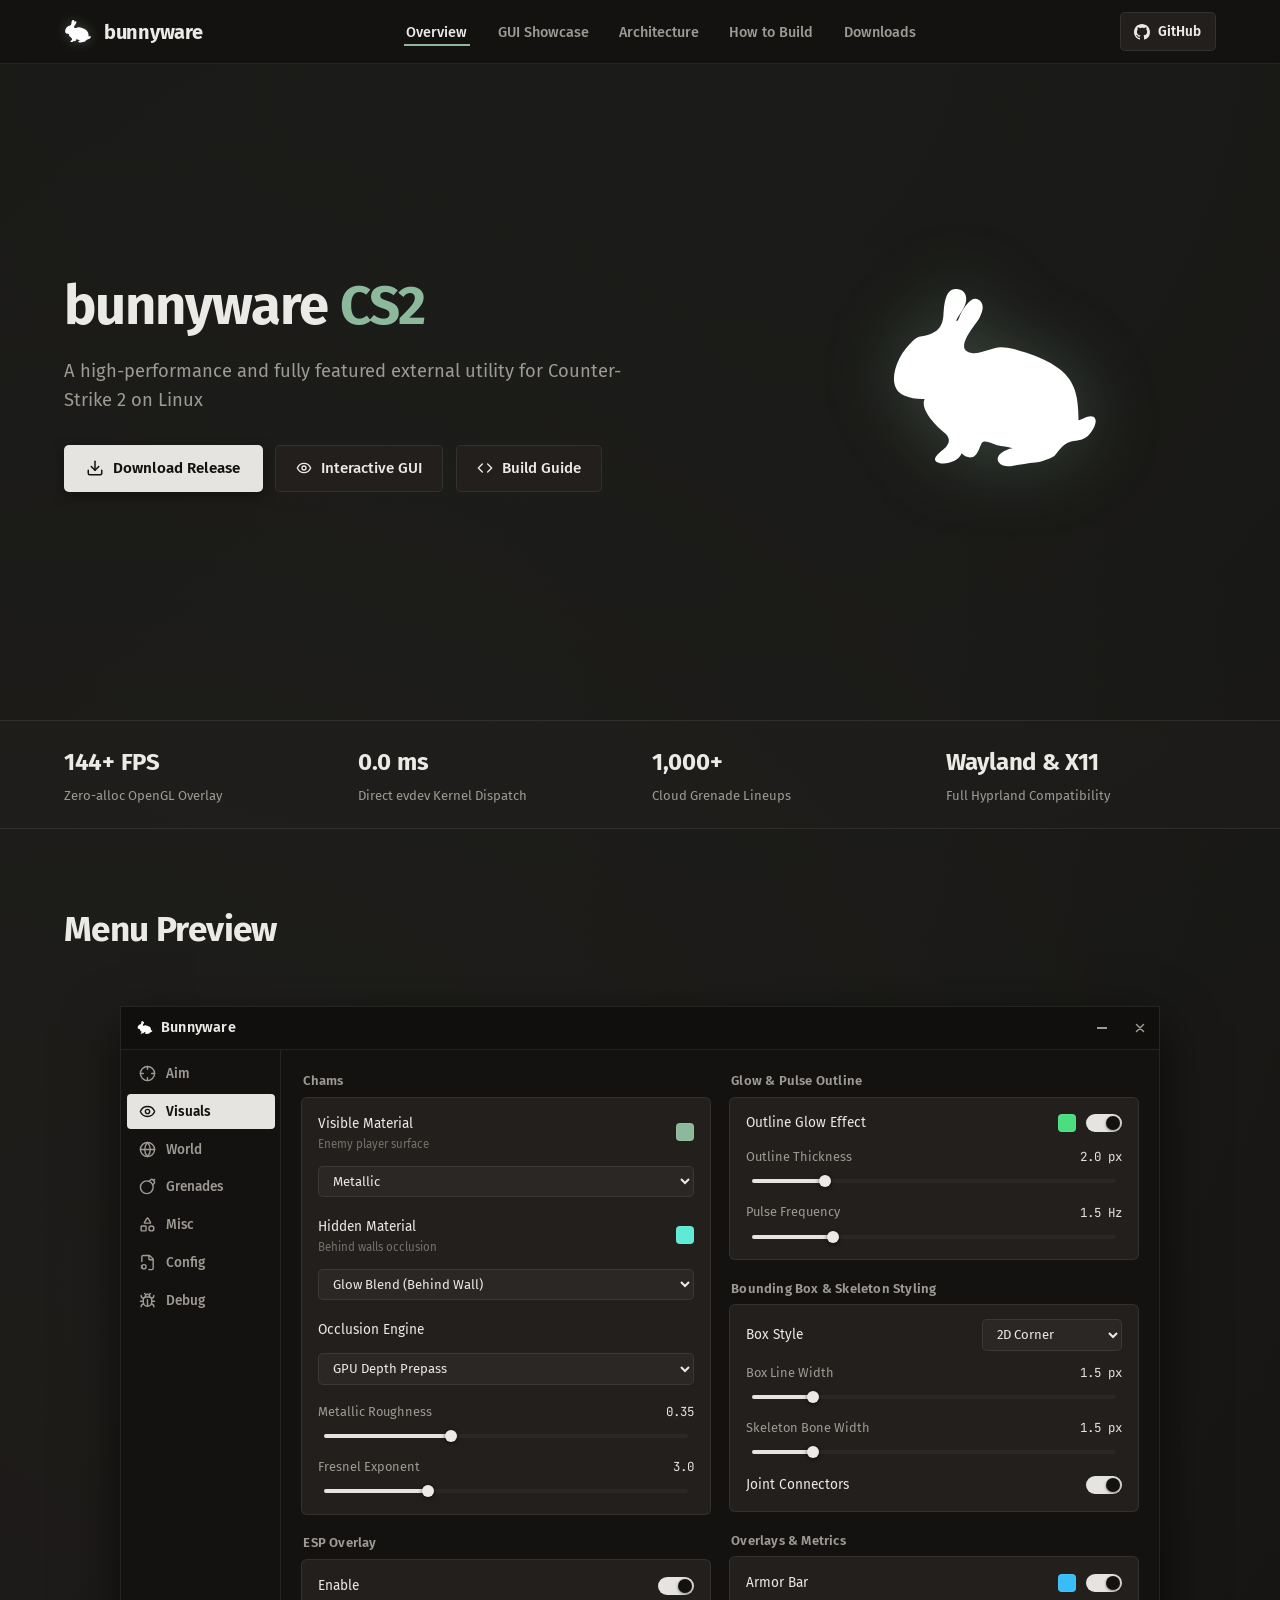
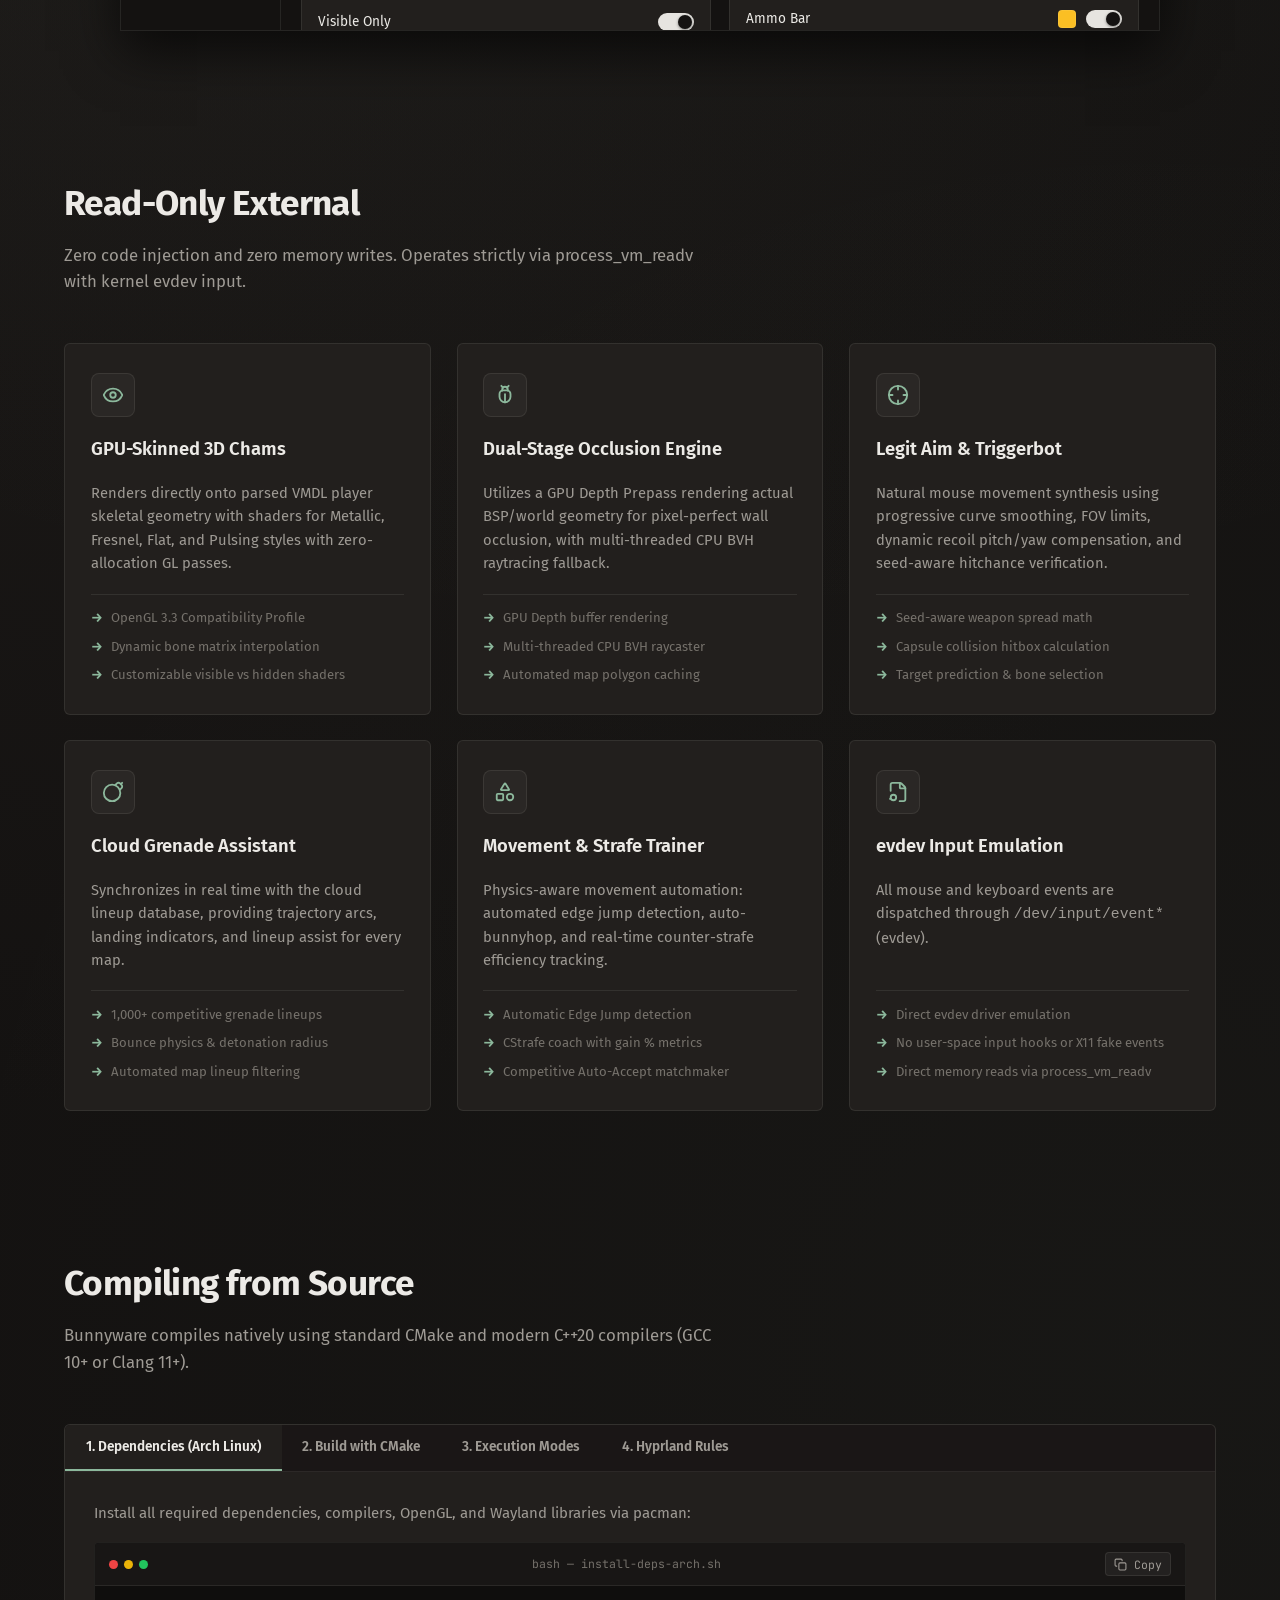
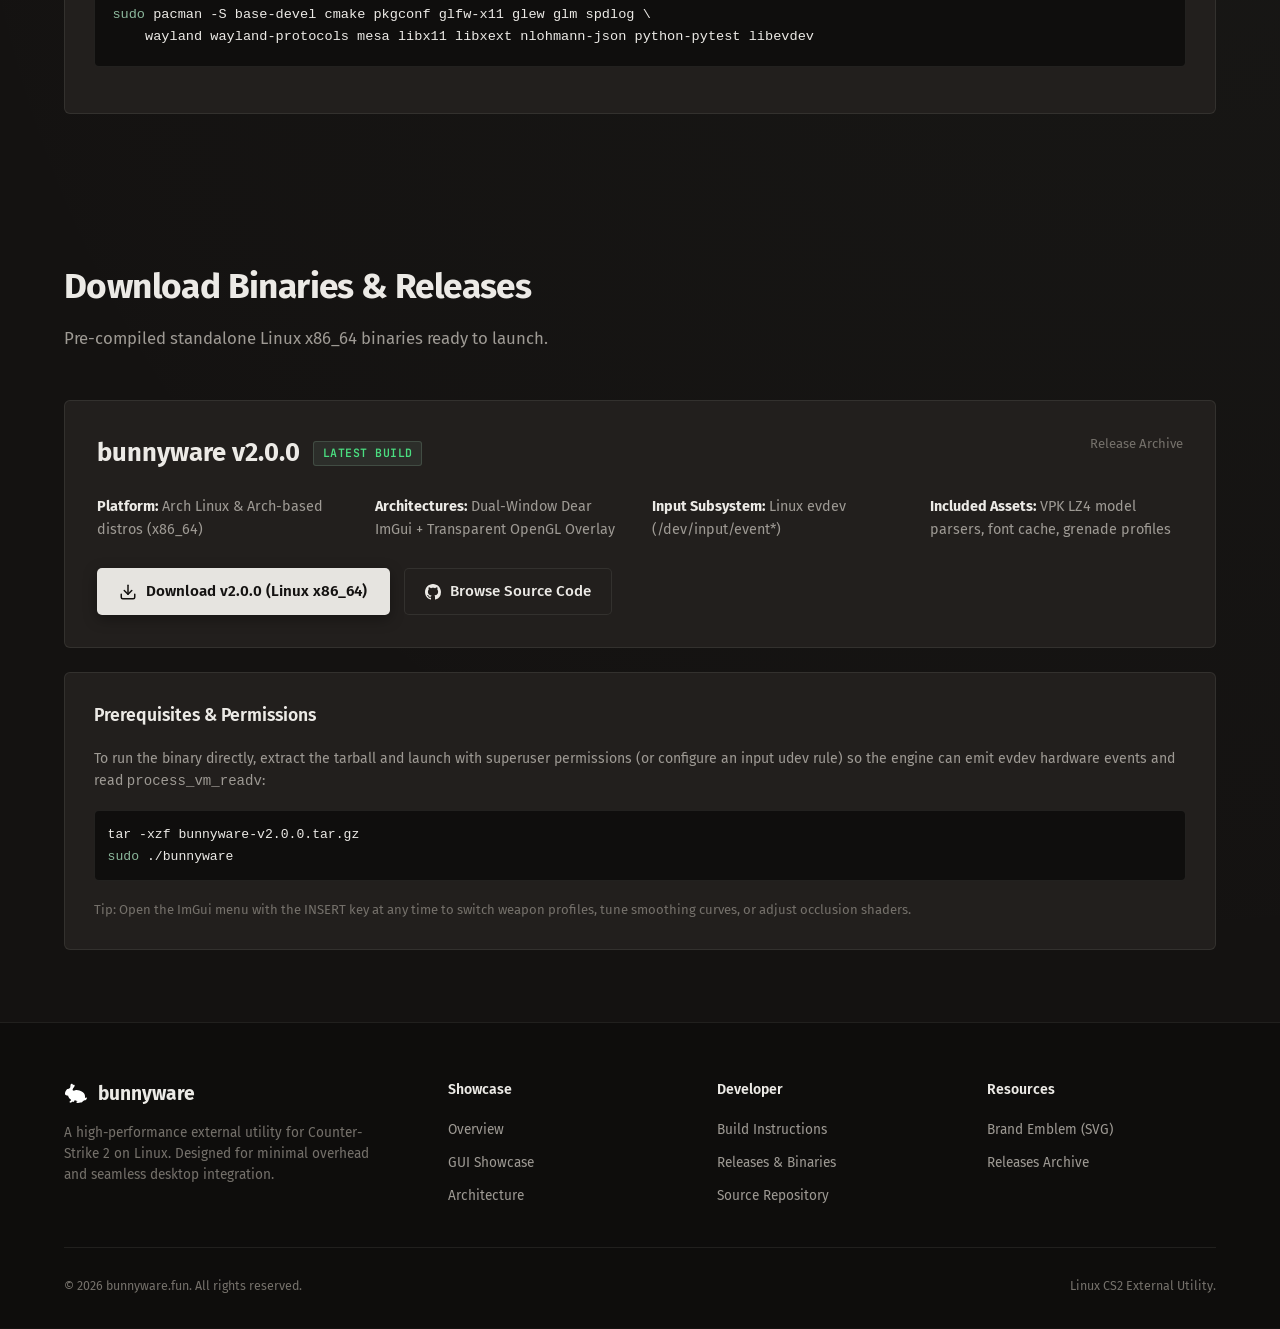
<file: sites/main/index.html>
<!DOCTYPE html>
<html lang="en">
<head>
    <meta charset="UTF-8">
    <meta name="viewport" content="width=device-width, initial-scale=1.0">
    <title>bunnyware — High-Performance CS2 Linux Utility</title>
    <meta name="description" content="A high-performance and fully featured external utility for Counter-Strike 2 on Linux.">
    <link rel="icon" href="rabbit-silhouette.svg" type="image/svg+xml">
    <link rel="stylesheet" href="style.css">
</head>
<body>
    <!-- Top Navigation -->
    <nav class="navbar">
        <div class="nav-container">
            <a href="#overview" class="nav-brand">
                <img src="rabbit-silhouette.svg" alt="bunnyware logo" class="nav-brand-logo">
                <span>bunnyware</span>
            </a>

            <ul class="nav-menu" id="nav-menu">
                <li><a href="#overview" class="nav-link">Overview</a></li>
                <li><a href="#gui-showcase" class="nav-link">GUI Showcase</a></li>
                <li><a href="#features" class="nav-link">Architecture</a></li>
                <li><a href="#build" class="nav-link">How to Build</a></li>
                <li><a href="#downloads" class="nav-link">Downloads</a></li>
            </ul>

            <div class="nav-actions">
                <a href="https://github.com/ilovebunniesbunbun/bunnyware" target="_blank" rel="noopener noreferrer" class="btn-github">
                    <svg viewBox="0 0 24 24">
                        <path d="M12 0C5.37 0 0 5.37 0 12c0 5.31 3.435 9.795 8.205 11.385.6.105.825-.255.825-.57 0-.285-.015-1.23-.015-2.235-3.015.555-3.795-.735-4.035-1.41-.135-.345-.72-1.41-1.23-1.695-.42-.225-1.02-.78-.015-.795.945-.015 1.62.87 1.845 1.23 1.08 1.815 2.805 1.305 3.495.99.105-.78.42-1.305.765-1.605-2.67-.3-5.46-1.335-5.46-5.925 0-1.305.465-2.385 1.23-3.225-.12-.3-.54-1.53.12-3.18 0 0 1.005-.315 3.3 1.23.96-.27 1.98-.405 3-.405s2.04.135 3 .405c2.295-1.56 3.3-1.23 3.3-1.23.66 1.65.24 2.88.12 3.18.765.84 1.23 1.905 1.23 3.225 0 4.605-2.805 5.625-5.475 5.925.435.375.81 1.095.81 2.22 0 1.605-.015 2.895-.015 3.3 0 .315.225.69.825.57A12.02 12.02 0 0024 12c0-6.63-5.37-12-12-12z"/>
                    </svg>
                    <span>GitHub</span>
                </a>
                <button class="hamburger-btn" id="hamburger-btn" aria-label="Toggle Navigation Menu">
                    <span></span>
                    <span></span>
                    <span></span>
                </button>
            </div>
        </div>
    </nav>

    <!-- Hero Section -->
    <header id="overview" class="hero">
        <div class="hero-container">
            <div class="hero-left">
                <h1 class="hero-title">
                    bunnyware <span class="title-accent">CS2</span>
                </h1>

                <p class="hero-subtitle">
                    A high-performance and fully featured external utility for Counter-Strike 2 on Linux
                </p>

                <div class="hero-ctas">
                    <a href="#downloads" class="btn-primary">
                        <svg xmlns="http://www.w3.org/2000/svg" viewBox="0 0 24 24" fill="none" stroke="currentColor" stroke-width="2" stroke-linecap="round" stroke-linejoin="round">
                            <path d="M21 15v4a2 2 0 0 1-2 2H5a2 2 0 0 1-2-2v-4"></path>
                            <polyline points="7 10 12 15 17 10"></polyline>
                            <line x1="12" y1="15" x2="12" y2="3"></line>
                        </svg>
                        <span>Download Release</span>
                    </a>
                    <a href="#gui-showcase" class="btn-secondary">
                        <svg xmlns="http://www.w3.org/2000/svg" viewBox="0 0 24 24" fill="none" stroke="currentColor" stroke-width="2" stroke-linecap="round" stroke-linejoin="round">
                            <path d="M2 12s3-7 10-7 10 7 10 7-3 7-10 7-10-7-10-7Z"></path>
                            <circle cx="12" cy="12" r="3"></circle>
                        </svg>
                        <span>Interactive GUI</span>
                    </a>
                    <a href="#build" class="btn-secondary">
                        <svg xmlns="http://www.w3.org/2000/svg" viewBox="0 0 24 24" fill="none" stroke="currentColor" stroke-width="2" stroke-linecap="round" stroke-linejoin="round">
                            <polyline points="16 18 22 12 16 6"></polyline>
                            <polyline points="8 6 2 12 8 18"></polyline>
                        </svg>
                        <span>Build Guide</span>
                    </a>
                </div>
            </div>

            <div class="hero-right">
                <img src="rabbit-silhouette.svg" alt="bunnyware logo" class="hero-art-logo">
            </div>
        </div>
    </header>

    <!-- Stats Bar -->
    <div class="stats-strip">
        <div class="stats-grid">
            <div class="stat-item">
                <div class="stat-value">144+ FPS</div>
                <div class="stat-label">Zero-alloc OpenGL Overlay</div>
            </div>
            <div class="stat-item">
                <div class="stat-value">0.0 ms</div>
                <div class="stat-label">Direct evdev Kernel Dispatch</div>
            </div>
            <div class="stat-item">
                <div class="stat-value">1,000+</div>
                <div class="stat-label">Cloud Grenade Lineups</div>
            </div>
            <div class="stat-item">
                <div class="stat-value">Wayland &amp; X11</div>
                <div class="stat-label">Full Hyprland Compatibility</div>
            </div>
        </div>
    </div>

    <!-- Interactive GUI Showcase Section -->
    <section id="gui-showcase" class="section">
        <div class="section-container">
            <div class="section-header">
                <h2 class="section-title">Menu Preview</h2>
            </div>

            <!-- Authentic Replica of Bunnyware Window -->
            <div class="gui-showcase-wrapper">
                <!-- Window Titlebar -->
                <div class="gui-titlebar">
                    <div class="gui-title-text">
                        <img src="rabbit-silhouette.svg" alt="logo">
                        <span>Bunnyware</span>
                    </div>
                    <div class="gui-window-controls">
                        <button class="gui-win-btn minimize" aria-label="Minimize">
                            <svg width="10" height="2" viewBox="0 0 10 2"><rect width="10" height="2" fill="currentColor"/></svg>
                        </button>
                        <button class="gui-win-btn close" aria-label="Close">
                            <svg width="10" height="10" viewBox="0 0 10 10"><path d="M1.5 1.5L8.5 8.5M8.5 1.5L1.5 8.5" stroke="currentColor" stroke-width="1.5" stroke-linecap="round"/></svg>
                        </button>
                    </div>
                </div>

                <!-- Window Body: Sidebar + Dynamic Content -->
                <div class="gui-body">
                    <!-- 7 Tabs Sidebar matching the user's GUI -->
                    <div class="gui-sidebar">
                        <div class="gui-sidebar-pill" id="gui-sidebar-pill"></div>
                        <button class="gui-tab-btn" data-tab="aim">
                            <svg viewBox="0 0 24 24" fill="none" stroke-width="2" stroke-linecap="round" stroke-linejoin="round">
                                <circle cx="12" cy="12" r="10"/>
                                <line x1="22" x2="18" y1="12" y2="12"/>
                                <line x1="6" x2="2" y1="12" y2="12"/>
                                <line x1="12" x2="12" y1="6" y2="2"/>
                                <line x1="12" x2="12" y1="22" y2="18"/>
                            </svg>
                            <span>Aim</span>
                        </button>
                        <button class="gui-tab-btn active" data-tab="visuals">
                            <svg viewBox="0 0 24 24" fill="none" stroke-width="2" stroke-linecap="round" stroke-linejoin="round">
                                <path d="M2.062 12.348a1 1 0 0 1 0-.696 10.75 10.75 0 0 1 19.876 0 1 1 0 0 1 0 .696 10.75 10.75 0 0 1-19.876 0"/>
                                <circle cx="12" cy="12" r="3"/>
                            </svg>
                            <span>Visuals</span>
                        </button>
                        <button class="gui-tab-btn" data-tab="world">
                            <svg viewBox="0 0 24 24" fill="none" stroke-width="2" stroke-linecap="round" stroke-linejoin="round">
                                <circle cx="12" cy="12" r="10"/>
                                <path d="M12 2a14.5 14.5 0 0 0 0 20 14.5 14.5 0 0 0 0-20"/>
                                <path d="M2 12h20"/>
                            </svg>
                            <span>World</span>
                        </button>
                        <button class="gui-tab-btn" data-tab="grenades">
                            <svg viewBox="0 0 24 24" fill="none" stroke-width="2" stroke-linecap="round" stroke-linejoin="round">
                                <circle cx="11" cy="13" r="9"/>
                                <path d="M14.35 4.65 16.3 2.7a2.41 2.41 0 0 1 3.4 0l1.6 1.6a2.4 2.4 0 0 1 0 3.4l-1.95 1.95"/>
                                <path d="m22 2-1.5 1.5"/>
                            </svg>
                            <span>Grenades</span>
                        </button>
                        <button class="gui-tab-btn" data-tab="misc">
                            <svg viewBox="0 0 24 24" fill="none" stroke-width="2" stroke-linecap="round" stroke-linejoin="round">
                                <path d="M8.3 10a.7.7 0 0 1-.626-1.079L11.4 3a.7.7 0 0 1 1.198-.043L16.3 8.9a.7.7 0 0 1-.572 1.1Z"/>
                                <rect x="3" y="14" width="7" height="7" rx="1"/>
                                <circle cx="17.5" cy="17.5" r="3.5"/>
                            </svg>
                            <span>Misc</span>
                        </button>
                        <button class="gui-tab-btn" data-tab="config">
                            <svg viewBox="0 0 24 24" fill="none" stroke-width="2" stroke-linecap="round" stroke-linejoin="round">
                                <path d="M15 8a1 1 0 0 1-1-1V2a2.4 2.4 0 0 1 1.704.706l3.588 3.588A2.4 2.4 0 0 1 20 8z"/>
                                <path d="M20 8v12a2 2 0 0 1-2 2h-4.182"/>
                                <path d="m3.305 19.53.923-.382"/>
                                <path d="M4 10.592V4a2 2 0 0 1 2-2h8"/>
                                <path d="m4.228 16.852-.924-.383"/>
                                <circle cx="7" cy="18" r="3"/>
                            </svg>
                            <span>Config</span>
                        </button>
                        <button class="gui-tab-btn" data-tab="debug">
                            <svg viewBox="0 0 24 24" fill="none" stroke-width="2" stroke-linecap="round" stroke-linejoin="round">
                                <path d="M12 20v-9"/>
                                <path d="M14 7a4 4 0 0 1 4 4v3a6 6 0 0 1-12 0v-3a4 4 0 0 1 4-4z"/>
                                <path d="M14.12 3.88 16 2"/>
                                <path d="M21 21a4 4 0 0 0-3.81-4"/>
                                <path d="M21 5a4 4 0 0 1-3.55 3.97"/>
                                <path d="M22 13h-4"/>
                                <path d="M3 21a4 4 0 0 1 3.81-4"/>
                                <path d="M3 5a4 4 0 0 0 3.55 3.97"/>
                                <path d="M6 13H2"/>
                                <path d="m8 2 1.88 1.88"/>
                                <path d="M9 7.13V6a3 3 0 1 1 6 0v1.13"/>
                            </svg>
                            <span>Debug</span>
                        </button>
                    </div>

                    <!-- Content Panes -->
                    <div class="gui-content-pane">
                        <!-- 1. AIM TAB -->
                        <div class="gui-tab-view" id="tab-view-aim">
                            <div class="gui-section-group" style="margin-bottom:1rem;">
                                <div class="gui-section-header">Weapon Category Profile</div>
                                <div class="gui-card" style="padding:0.6rem 0.8rem;">
                                    <div class="gui-control-row">
                                        <select class="gui-select">
                                            <option selected>Rifles (AK-47, M4A4, M4A1-S, Galil, FAMAS, SG 553, AUG)</option>
                                            <option>Light Pistols (Glock, USP-S, P2000, Dualies, P250)</option>
                                            <option>Heavy Pistols (Desert Eagle, R8 Revolver)</option>
                                            <option>SMGs (MAC-10, MP9, MP7, MP5-SD, UMP-45, P90, Bizon)</option>
                                            <option>Scout (SSG 08)</option>
                                            <option>AWP</option>
                                            <option>Auto Snipers (SCAR-20, G3SG1)</option>
                                            <option>Shotguns (Nova, XM1014, MAG-7, Sawed-Off)</option>
                                            <option>LMGs (M249, Negev)</option>
                                        </select>
                                    </div>
                                </div>
                            </div>

                            <div class="gui-sections-grid">
                                <div class="gui-section-col">
                                    <div class="gui-section-group">
                                        <div class="gui-section-header">General Targeting</div>
                                        <div class="gui-card">
                                            <div class="gui-control-row">
                                                <label for="gui-toggle-1" class="gui-label">Enable Aimbot</label>
                                                <label for="gui-toggle-1" class="gui-switch">
                                                    <input type="checkbox" id="gui-toggle-1" checked>
                                                    <span class="gui-switch-track">
                                                        <span class="gui-switch-knob"></span>
                                                    </span>
                                                </label>
                                            </div>
                                            <div class="gui-control-row">
                                                <label for="gui-toggle-2" class="gui-label">Enable Triggerbot</label>
                                                <label for="gui-toggle-2" class="gui-switch">
                                                    <input type="checkbox" id="gui-toggle-2" checked>
                                                    <span class="gui-switch-track">
                                                        <span class="gui-switch-knob"></span>
                                                    </span>
                                                </label>
                                            </div>
                                            <div class="gui-control-row">
                                                <label for="gui-toggle-3" class="gui-label">Magnet Trigger</label>
                                                <label for="gui-toggle-3" class="gui-switch">
                                                    <input type="checkbox" id="gui-toggle-3">
                                                    <span class="gui-switch-track">
                                                        <span class="gui-switch-knob"></span>
                                                    </span>
                                                </label>
                                            </div>
                                            <div class="gui-sub-divider"></div>
                                            <div class="gui-control-row">
                                                <span class="gui-label">Aim Key</span>
                                                <button class="gui-btn">Mouse 1</button>
                                            </div>
                                            <div class="gui-control-row">
                                                <span class="gui-label">Trigger Key</span>
                                                <button class="gui-btn">Mouse 5</button>
                                            </div>
                                            <div class="gui-sub-divider"></div>
                                            <div class="gui-control-row">
                                                <label for="gui-toggle-4" class="gui-label">Smoke Check</label>
                                                <label for="gui-toggle-4" class="gui-switch">
                                                    <input type="checkbox" id="gui-toggle-4" checked>
                                                    <span class="gui-switch-track">
                                                        <span class="gui-switch-knob"></span>
                                                    </span>
                                                </label>
                                            </div>
                                            <div class="gui-control-row">
                                                <label for="gui-toggle-5" class="gui-label">Visibility Check</label>
                                                <label for="gui-toggle-5" class="gui-switch">
                                                    <input type="checkbox" id="gui-toggle-5" checked>
                                                    <span class="gui-switch-track">
                                                        <span class="gui-switch-knob"></span>
                                                    </span>
                                                </label>
                                            </div>
                                            <div class="gui-control-row">
                                                <label for="gui-toggle-6" class="gui-label">Flash Check</label>
                                                <label for="gui-toggle-6" class="gui-switch">
                                                    <input type="checkbox" id="gui-toggle-6" checked>
                                                    <span class="gui-switch-track">
                                                        <span class="gui-switch-knob"></span>
                                                    </span>
                                                </label>
                                            </div>
                                        </div>
                                    </div>

                                    <div class="gui-section-group">
                                        <div class="gui-section-header">Legit Aimbot</div>
                                        <div class="gui-card">
                                            <div class="gui-slider-group">
                                                <div class="gui-slider-header">
                                                    <span>Field of View (FOV)</span>
                                                    <span class="gui-slider-val" data-unit="°">3.5°</span>
                                                </div>
                                                <div class="gui-slider-wrapper">
                                                    <div class="gui-slider-track">
                                                        <div class="gui-slider-fill" style="width: 13.65%;"></div>
                                                        <div class="gui-slider-thumb" style="left: 13.65%;"></div>
                                                    </div>
                                                    <input type="range" class="gui-range" min="0.1" max="25" step="0.1" value="3.5" data-unit="°">
                                                </div>
                                            </div>
                                            <div class="gui-slider-group">
                                                <div class="gui-slider-header">
                                                    <span>Smoothing Factor</span>
                                                    <span class="gui-slider-val">8.5</span>
                                                </div>
                                                <div class="gui-slider-wrapper">
                                                    <div class="gui-slider-track">
                                                        <div class="gui-slider-fill" style="width: 7.58%;"></div>
                                                        <div class="gui-slider-thumb" style="left: 7.58%;"></div>
                                                    </div>
                                                    <input type="range" class="gui-range" min="1" max="100" step="0.5" value="8.5">
                                                </div>
                                            </div>
                                            <div class="gui-control-row">
                                                <span class="gui-label">Smooth Curve</span>
                                                <select class="gui-select" style="max-width:150px;">
                                                    <option selected>Progressive (Hybrid)</option>
                                                    <option>Constant</option>
                                                    <option>Slow-End</option>
                                                    <option>Fast-End</option>
                                                </select>
                                            </div>
                                            <div class="gui-control-row">
                                                <span class="gui-label">FOV Scaling</span>
                                                <select class="gui-select" style="max-width:150px;">
                                                    <option selected>Dynamic (Distance)</option>
                                                    <option>Static (Screen)</option>
                                                </select>
                                            </div>
                                            <div class="gui-control-row">
                                                <span class="gui-label">Target Bone</span>
                                                <select class="gui-select" style="max-width:150px;">
                                                    <option selected>Closest to Crosshair</option>
                                                    <option>Head</option>
                                                    <option>Neck</option>
                                                    <option>Chest / Center Mass</option>
                                                </select>
                                            </div>
                                            <div class="gui-control-row">
                                                <span class="gui-label">Aim Mode</span>
                                                <select class="gui-select" style="max-width:150px;">
                                                    <option selected>Relative Delta</option>
                                                    <option>Angle Step</option>
                                                    <option>Direct Angle</option>
                                                </select>
                                            </div>
                                            <div class="gui-control-row">
                                                <span class="gui-label">Randomization</span>
                                                <select class="gui-select" style="max-width:150px;">
                                                    <option selected>Micro-jitter</option>
                                                    <option>Curved Path</option>
                                                    <option>None</option>
                                                </select>
                                            </div>
                                        </div>
                                    </div>
                                </div>

                                <div class="gui-section-col">
                                    <div class="gui-section-group">
                                        <div class="gui-section-header">Recoil Compensation (RCS)</div>
                                        <div class="gui-card">
                                            <div class="gui-control-row">
                                                <label for="gui-toggle-7" class="gui-label">Enable RCS</label>
                                                <label for="gui-toggle-7" class="gui-switch">
                                                    <input type="checkbox" id="gui-toggle-7" checked>
                                                    <span class="gui-switch-track">
                                                        <span class="gui-switch-knob"></span>
                                                    </span>
                                                </label>
                                            </div>
                                            <div class="gui-slider-group">
                                                <div class="gui-slider-header">
                                                    <span>Pitch Scale (X)</span>
                                                    <span class="gui-slider-val" data-unit="x">1.00x</span>
                                                </div>
                                                <div class="gui-slider-wrapper">
                                                    <div class="gui-slider-track">
                                                        <div class="gui-slider-fill" style="width: 50.0%;"></div>
                                                        <div class="gui-slider-thumb" style="left: 50.0%;"></div>
                                                    </div>
                                                    <input type="range" class="gui-range" min="0" max="2" step="0.05" value="1.00" data-unit="x">
                                                </div>
                                            </div>
                                            <div class="gui-slider-group">
                                                <div class="gui-slider-header">
                                                    <span>Yaw Scale (Y)</span>
                                                    <span class="gui-slider-val" data-unit="x">1.00x</span>
                                                </div>
                                                <div class="gui-slider-wrapper">
                                                    <div class="gui-slider-track">
                                                        <div class="gui-slider-fill" style="width: 50.0%;"></div>
                                                        <div class="gui-slider-thumb" style="left: 50.0%;"></div>
                                                    </div>
                                                    <input type="range" class="gui-range" min="0" max="2" step="0.05" value="1.00" data-unit="x">
                                                </div>
                                            </div>
                                            <div class="gui-slider-group">
                                                <div class="gui-slider-header">
                                                    <span>RCS Smoothness</span>
                                                    <span class="gui-slider-val">5.0</span>
                                                </div>
                                                <div class="gui-slider-wrapper">
                                                    <div class="gui-slider-track">
                                                        <div class="gui-slider-fill" style="width: 21.05%;"></div>
                                                        <div class="gui-slider-thumb" style="left: 21.05%;"></div>
                                                    </div>
                                                    <input type="range" class="gui-range" min="1" max="20" step="0.5" value="5.0">
                                                </div>
                                            </div>
                                        </div>
                                    </div>

                                    <div class="gui-section-group">
                                        <div class="gui-section-header">Seed-Aware Triggerbot</div>
                                        <div class="gui-card">
                                            <div class="gui-slider-group">
                                                <div class="gui-slider-header">
                                                    <span>Hitchance Verification</span>
                                                    <span class="gui-slider-val" data-unit="%">84%</span>
                                                </div>
                                                <div class="gui-slider-wrapper">
                                                    <div class="gui-slider-track">
                                                        <div class="gui-slider-fill" style="width: 84.0%;"></div>
                                                        <div class="gui-slider-thumb" style="left: 84.0%;"></div>
                                                    </div>
                                                    <input type="range" class="gui-range" min="0" max="100" step="1" value="84" data-unit="%">
                                                </div>
                                            </div>
                                            <div class="gui-slider-group">
                                                <div class="gui-slider-header">
                                                    <span>Noscope Hitchance</span>
                                                    <span class="gui-slider-val" data-unit="%">60%</span>
                                                </div>
                                                <div class="gui-slider-wrapper">
                                                    <div class="gui-slider-track">
                                                        <div class="gui-slider-fill" style="width: 60.0%;"></div>
                                                        <div class="gui-slider-thumb" style="left: 60.0%;"></div>
                                                    </div>
                                                    <input type="range" class="gui-range" min="0" max="100" step="1" value="60" data-unit="%">
                                                </div>
                                            </div>
                                            <div class="gui-slider-group">
                                                <div class="gui-slider-header">
                                                    <span>Delay Before Shot</span>
                                                    <span class="gui-slider-val" data-unit=" ms">35 ms</span>
                                                </div>
                                                <div class="gui-slider-wrapper">
                                                    <div class="gui-slider-track">
                                                        <div class="gui-slider-fill" style="width: 17.5%;"></div>
                                                        <div class="gui-slider-thumb" style="left: 17.5%;"></div>
                                                    </div>
                                                    <input type="range" class="gui-range" min="0" max="200" step="5" value="35" data-unit=" ms">
                                                </div>
                                            </div>
                                            <div class="gui-slider-group">
                                                <div class="gui-slider-header">
                                                    <span>Hitbox Scale</span>
                                                    <span class="gui-slider-val" data-unit="x">0.95x</span>
                                                </div>
                                                <div class="gui-slider-wrapper">
                                                    <div class="gui-slider-track">
                                                        <div class="gui-slider-fill" style="width: 64.29%;"></div>
                                                        <div class="gui-slider-thumb" style="left: 64.29%;"></div>
                                                    </div>
                                                    <input type="range" class="gui-range" min="0.5" max="1.2" step="0.05" value="0.95" data-unit="x">
                                                </div>
                                            </div>
                                            <div class="gui-control-row">
                                                <label for="gui-toggle-8" class="gui-label">Burst Fire Mode</label>
                                                <label for="gui-toggle-8" class="gui-switch">
                                                    <input type="checkbox" id="gui-toggle-8" checked>
                                                    <span class="gui-switch-track">
                                                        <span class="gui-switch-knob"></span>
                                                    </span>
                                                </label>
                                            </div>
                                            <div class="gui-control-row">
                                                <span class="gui-label">Target Hitboxes</span>
                                                <select class="gui-select" style="max-width:150px;">
                                                    <option selected>All Groups</option>
                                                    <option>Head &amp; Chest</option>
                                                    <option>Head Only</option>
                                                </select>
                                            </div>
                                        </div>
                                    </div>
                                </div>
                            </div>
                        </div>

                        <!-- 2. VISUALS TAB (Matches uploaded image exactly) -->
                        <div class="gui-tab-view active" id="tab-view-visuals">
                            <div class="gui-sections-grid">
                                <div class="gui-section-col">
                                    <div class="gui-section-group">
                                        <div class="gui-section-header">Chams</div>
                                        <div class="gui-card">
                                            <div class="gui-control-row">
                                                <div>
                                                    <span class="gui-label">Visible Material</span>
                                                    <span class="gui-label-sub">Enemy player surface</span>
                                                </div>
                                                <div class="gui-color-dot" style="background:#8cb89c;" title="Visible Color"></div>
                                            </div>
                                            <select class="gui-select">
                                                <option>Disabled</option>
                                                <option selected>Metallic</option>
                                                <option>Fresnel Lighting</option>
                                                <option>Flat / Solid</option>
                                                <option>Glow Blend</option>
                                                <option>Pulsing Shader</option>
                                            </select>

                                            <div class="gui-control-row" style="margin-top:0.3rem;">
                                                <div>
                                                    <span class="gui-label">Hidden Material</span>
                                                    <span class="gui-label-sub">Behind walls occlusion</span>
                                                </div>
                                                <div class="gui-color-dot" style="background:#5eead4;" title="Hidden Color"></div>
                                            </div>
                                            <select class="gui-select">
                                                <option>Disabled</option>
                                                <option selected>Glow Blend (Behind Wall)</option>
                                                <option>Flat / Solid</option>
                                                <option>Fresnel</option>
                                                <option>Metallic</option>
                                            </select>

                                            <div class="gui-control-row" style="margin-top:0.3rem;">
                                                <div>
                                                    <span class="gui-label">Occlusion Engine</span>
                                                </div>
                                            </div>
                                            <select class="gui-select">
                                                <option selected>GPU Depth Prepass</option>
                                                <option>CPU BVH Raytrace Fallback</option>
                                            </select>

                                            <div class="gui-slider-group" style="margin-top:0.3rem;">
                                                <div class="gui-slider-header">
                                                    <span>Metallic Roughness</span>
                                                    <span class="gui-slider-val">0.35</span>
                                                </div>
                                                <div class="gui-slider-wrapper">
                                                    <div class="gui-slider-track">
                                                        <div class="gui-slider-fill" style="width: 35.0%;"></div>
                                                        <div class="gui-slider-thumb" style="left: 35.0%;"></div>
                                                    </div>
                                                    <input type="range" class="gui-range" min="0" max="1" step="0.05" value="0.35">
                                                </div>
                                            </div>
                                            <div class="gui-slider-group">
                                                <div class="gui-slider-header">
                                                    <span>Fresnel Exponent</span>
                                                    <span class="gui-slider-val">3.0</span>
                                                </div>
                                                <div class="gui-slider-wrapper">
                                                    <div class="gui-slider-track">
                                                        <div class="gui-slider-fill" style="width: 28.57%;"></div>
                                                        <div class="gui-slider-thumb" style="left: 28.57%;"></div>
                                                    </div>
                                                    <input type="range" class="gui-range" min="1" max="8" step="0.2" value="3.0">
                                                </div>
                                            </div>
                                        </div>
                                    </div>

                                    <div class="gui-section-group">
                                        <div class="gui-section-header">ESP Overlay</div>
                                        <div class="gui-card">
                                            <div class="gui-control-row">
                                                <label for="gui-toggle-9" class="gui-label">Enable</label>
                                                <label for="gui-toggle-9" class="gui-switch">
                                                    <input type="checkbox" id="gui-toggle-9" checked>
                                                    <span class="gui-switch-track">
                                                        <span class="gui-switch-knob"></span>
                                                    </span>
                                                </label>
                                            </div>
                                            <div class="gui-control-row">
                                                <label for="gui-toggle-10" class="gui-label">Visible Only</label>
                                                <label for="gui-toggle-10" class="gui-switch">
                                                    <input type="checkbox" id="gui-toggle-10" checked>
                                                    <span class="gui-switch-track">
                                                        <span class="gui-switch-knob"></span>
                                                    </span>
                                                </label>
                                            </div>
                                            <div class="gui-control-row">
                                                <label for="gui-toggle-11" class="gui-label">Occluded</label>
                                                <label for="gui-toggle-11" class="gui-switch">
                                                    <input type="checkbox" id="gui-toggle-11" checked>
                                                    <span class="gui-switch-track">
                                                        <span class="gui-switch-knob"></span>
                                                    </span>
                                                </label>
                                            </div>
                                            <div class="gui-control-row">
                                                <label for="gui-toggle-12" class="gui-label">Box</label>
                                                <div style="display:flex; align-items:center; gap:0.65rem;">
                                                    <div class="gui-color-dot" style="background:#8cb89c;" title="Box Color"></div>
                                                    <label for="gui-toggle-12" class="gui-switch">
                                                        <input type="checkbox" id="gui-toggle-12" checked>
                                                        <span class="gui-switch-track">
                                                            <span class="gui-switch-knob"></span>
                                                        </span>
                                                    </label>
                                                </div>
                                            </div>
                                            <div class="gui-control-row">
                                                <label for="gui-toggle-13" class="gui-label">HP Bar</label>
                                                <label for="gui-toggle-13" class="gui-switch">
                                                    <input type="checkbox" id="gui-toggle-13" checked>
                                                    <span class="gui-switch-track">
                                                        <span class="gui-switch-knob"></span>
                                                    </span>
                                                </label>
                                            </div>
                                            <div class="gui-control-row">
                                                <label for="gui-toggle-14" class="gui-label">Skeleton</label>
                                                <div style="display:flex; align-items:center; gap:0.65rem;">
                                                    <div class="gui-color-dot" style="background:#ffffff;" title="Skeleton Color"></div>
                                                    <label for="gui-toggle-14" class="gui-switch">
                                                        <input type="checkbox" id="gui-toggle-14" checked>
                                                        <span class="gui-switch-track">
                                                            <span class="gui-switch-knob"></span>
                                                        </span>
                                                    </label>
                                                </div>
                                            </div>
                                            <div class="gui-control-row">
                                                <label for="gui-toggle-15" class="gui-label">Player Name</label>
                                                <label for="gui-toggle-15" class="gui-switch">
                                                    <input type="checkbox" id="gui-toggle-15" checked>
                                                    <span class="gui-switch-track">
                                                        <span class="gui-switch-knob"></span>
                                                    </span>
                                                </label>
                                            </div>
                                            <div class="gui-control-row">
                                                <label for="gui-toggle-16" class="gui-label">Distance</label>
                                                <label for="gui-toggle-16" class="gui-switch">
                                                    <input type="checkbox" id="gui-toggle-16" checked>
                                                    <span class="gui-switch-track">
                                                        <span class="gui-switch-knob"></span>
                                                    </span>
                                                </label>
                                            </div>
                                            <div class="gui-control-row">
                                                <label for="gui-toggle-17" class="gui-label">Weapon Icons</label>
                                                <label for="gui-toggle-17" class="gui-switch">
                                                    <input type="checkbox" id="gui-toggle-17" checked>
                                                    <span class="gui-switch-track">
                                                        <span class="gui-switch-knob"></span>
                                                    </span>
                                                </label>
                                            </div>
                                            <div class="gui-control-row">
                                                <label for="gui-toggle-18" class="gui-label">Status Flags (Defuse, Flash, Scope)</label>
                                                <label for="gui-toggle-18" class="gui-switch">
                                                    <input type="checkbox" id="gui-toggle-18" checked>
                                                    <span class="gui-switch-track">
                                                        <span class="gui-switch-knob"></span>
                                                    </span>
                                                </label>
                                            </div>
                                            <div class="gui-control-row">
                                                <label for="gui-toggle-19" class="gui-label">Step Circles (Sound ESP)</label>
                                                <label for="gui-toggle-19" class="gui-switch">
                                                    <input type="checkbox" id="gui-toggle-19">
                                                    <span class="gui-switch-track">
                                                        <span class="gui-switch-knob"></span>
                                                    </span>
                                                </label>
                                            </div>
                                        </div>
                                    </div>
                                </div>

                                <div class="gui-section-col">
                                    <div class="gui-section-group">
                                        <div class="gui-section-header">Glow &amp; Pulse Outline</div>
                                        <div class="gui-card">
                                            <div class="gui-control-row">
                                                <label for="gui-toggle-20" class="gui-label">Outline Glow Effect</label>
                                                <div style="display:flex; align-items:center; gap:0.65rem;">
                                                    <div class="gui-color-dot" style="background:#4ade80;" title="Glow Color"></div>
                                                    <label for="gui-toggle-20" class="gui-switch">
                                                        <input type="checkbox" id="gui-toggle-20" checked>
                                                        <span class="gui-switch-track">
                                                            <span class="gui-switch-knob"></span>
                                                        </span>
                                                    </label>
                                                </div>
                                            </div>
                                            <div class="gui-slider-group">
                                                <div class="gui-slider-header">
                                                    <span>Outline Thickness</span>
                                                    <span class="gui-slider-val" data-unit=" px">2.0 px</span>
                                                </div>
                                                <div class="gui-slider-wrapper">
                                                    <div class="gui-slider-track">
                                                        <div class="gui-slider-fill" style="width: 20.0%;"></div>
                                                        <div class="gui-slider-thumb" style="left: 20.0%;"></div>
                                                    </div>
                                                    <input type="range" class="gui-range" min="1" max="6" step="0.5" value="2.0" data-unit=" px">
                                                </div>
                                            </div>
                                            <div class="gui-slider-group">
                                                <div class="gui-slider-header">
                                                    <span>Pulse Frequency</span>
                                                    <span class="gui-slider-val" data-unit=" Hz">1.5 Hz</span>
                                                </div>
                                                <div class="gui-slider-wrapper">
                                                    <div class="gui-slider-track">
                                                        <div class="gui-slider-fill" style="width: 22.22%;"></div>
                                                        <div class="gui-slider-thumb" style="left: 22.22%;"></div>
                                                    </div>
                                                    <input type="range" class="gui-range" min="0.5" max="5" step="0.1" value="1.5" data-unit=" Hz">
                                                </div>
                                            </div>
                                        </div>
                                    </div>

                                    <div class="gui-section-group">
                                        <div class="gui-section-header">Bounding Box &amp; Skeleton Styling</div>
                                        <div class="gui-card">
                                            <div class="gui-control-row">
                                                <span class="gui-label">Box Style</span>
                                                <select class="gui-select" style="max-width:140px;">
                                                    <option selected>2D Corner</option>
                                                    <option>2D Full Box</option>
                                                    <option>3D Bounding Box</option>
                                                </select>
                                            </div>
                                            <div class="gui-slider-group">
                                                <div class="gui-slider-header">
                                                    <span>Box Line Width</span>
                                                    <span class="gui-slider-val" data-unit=" px">1.5 px</span>
                                                </div>
                                                <div class="gui-slider-wrapper">
                                                    <div class="gui-slider-track">
                                                        <div class="gui-slider-fill" style="width: 16.67%;"></div>
                                                        <div class="gui-slider-thumb" style="left: 16.67%;"></div>
                                                    </div>
                                                    <input type="range" class="gui-range" min="1" max="4" step="0.5" value="1.5" data-unit=" px">
                                                </div>
                                            </div>
                                            <div class="gui-slider-group">
                                                <div class="gui-slider-header">
                                                    <span>Skeleton Bone Width</span>
                                                    <span class="gui-slider-val" data-unit=" px">1.5 px</span>
                                                </div>
                                                <div class="gui-slider-wrapper">
                                                    <div class="gui-slider-track">
                                                        <div class="gui-slider-fill" style="width: 16.67%;"></div>
                                                        <div class="gui-slider-thumb" style="left: 16.67%;"></div>
                                                    </div>
                                                    <input type="range" class="gui-range" min="1" max="4" step="0.5" value="1.5" data-unit=" px">
                                                </div>
                                            </div>
                                            <div class="gui-control-row">
                                                <label for="gui-toggle-21" class="gui-label">Joint Connectors</label>
                                                <label for="gui-toggle-21" class="gui-switch">
                                                    <input type="checkbox" id="gui-toggle-21" checked>
                                                    <span class="gui-switch-track">
                                                        <span class="gui-switch-knob"></span>
                                                    </span>
                                                </label>
                                            </div>
                                        </div>
                                    </div>

                                    <div class="gui-section-group">
                                        <div class="gui-section-header">Overlays &amp; Metrics</div>
                                        <div class="gui-card">
                                            <div class="gui-control-row">
                                                <label for="gui-toggle-22" class="gui-label">Armor Bar</label>
                                                <div style="display:flex; align-items:center; gap:0.65rem;">
                                                    <div class="gui-color-dot" style="background:#38bdf8;"></div>
                                                    <label for="gui-toggle-22" class="gui-switch">
                                                        <input type="checkbox" id="gui-toggle-22" checked>
                                                        <span class="gui-switch-track">
                                                            <span class="gui-switch-knob"></span>
                                                        </span>
                                                    </label>
                                                </div>
                                            </div>
                                            <div class="gui-control-row">
                                                <label for="gui-toggle-23" class="gui-label">Ammo Bar</label>
                                                <div style="display:flex; align-items:center; gap:0.65rem;">
                                                    <div class="gui-color-dot" style="background:#fbbf24;"></div>
                                                    <label for="gui-toggle-23" class="gui-switch">
                                                        <input type="checkbox" id="gui-toggle-23" checked>
                                                        <span class="gui-switch-track">
                                                            <span class="gui-switch-knob"></span>
                                                        </span>
                                                    </label>
                                                </div>
                                            </div>
                                            <div class="gui-control-row">
                                                <span class="gui-label">Bar Rendering</span>
                                                <select class="gui-select" style="max-width:140px;">
                                                    <option selected>Gradient Health</option>
                                                    <option>Solid Color</option>
                                                </select>
                                            </div>
                                            <div class="gui-sub-divider"></div>
                                            <div class="gui-control-row">
                                                <label for="gui-toggle-24" class="gui-label">Offscreen Directional Arrows</label>
                                                <div style="display:flex; align-items:center; gap:0.65rem;">
                                                    <div class="gui-color-dot" style="background:#f87171;"></div>
                                                    <label for="gui-toggle-24" class="gui-switch">
                                                        <input type="checkbox" id="gui-toggle-24" checked>
                                                        <span class="gui-switch-track">
                                                            <span class="gui-switch-knob"></span>
                                                        </span>
                                                    </label>
                                                </div>
                                            </div>
                                            <div class="gui-slider-group">
                                                <div class="gui-slider-header">
                                                    <span>Arrow Screen Radius</span>
                                                    <span class="gui-slider-val" data-unit=" px">280 px</span>
                                                </div>
                                                <div class="gui-slider-wrapper">
                                                    <div class="gui-slider-track">
                                                        <div class="gui-slider-fill" style="width: 36.0%;"></div>
                                                        <div class="gui-slider-thumb" style="left: 36.0%;"></div>
                                                    </div>
                                                    <input type="range" class="gui-range" min="100" max="600" step="10" value="280" data-unit=" px">
                                                </div>
                                            </div>
                                            <div class="gui-sub-divider"></div>
                                            <div class="gui-control-row">
                                                <span class="gui-label">Kill FX Mode</span>
                                                <select class="gui-select" style="max-width:140px;">
                                                    <option selected>Grow Sphere</option>
                                                    <option>Ring Wave</option>
                                                    <option>Headshot Spark</option>
                                                    <option>Disabled</option>
                                                </select>
                                            </div>
                                        </div>
                                    </div>
                                </div>
                            </div>
                        </div>

                        <!-- 3. WORLD TAB -->
                        <div class="gui-tab-view" id="tab-view-world">
                            <div class="gui-sections-grid">
                                <div class="gui-section-col">
                                    <div class="gui-section-group">
                                        <div class="gui-section-header">World Features</div>
                                        <div class="gui-card">
                                            <div class="gui-control-row">
                                                <label for="gui-toggle-25" class="gui-label">Custom Crosshair Overlay</label>
                                                <label for="gui-toggle-25" class="gui-switch">
                                                    <input type="checkbox" id="gui-toggle-25" checked>
                                                    <span class="gui-switch-track">
                                                        <span class="gui-switch-knob"></span>
                                                    </span>
                                                </label>
                                            </div>
                                            <div class="gui-control-row">
                                                <label for="gui-toggle-26" class="gui-label">Bomb Planted Bar &amp; Defusal Timer</label>
                                                <label for="gui-toggle-26" class="gui-switch">
                                                    <input type="checkbox" id="gui-toggle-26" checked>
                                                    <span class="gui-switch-track">
                                                        <span class="gui-switch-knob"></span>
                                                    </span>
                                                </label>
                                            </div>
                                            <div class="gui-control-row">
                                                <label for="gui-toggle-27" class="gui-label">C4 World Carrier &amp; Site Target</label>
                                                <label for="gui-toggle-27" class="gui-switch">
                                                    <input type="checkbox" id="gui-toggle-27" checked>
                                                    <span class="gui-switch-track">
                                                        <span class="gui-switch-knob"></span>
                                                    </span>
                                                </label>
                                            </div>
                                            <div class="gui-control-row">
                                                <label for="gui-toggle-28" class="gui-label">Dropped Weapon ESP &amp; Ammo</label>
                                                <label for="gui-toggle-28" class="gui-switch">
                                                    <input type="checkbox" id="gui-toggle-28" checked>
                                                    <span class="gui-switch-track">
                                                        <span class="gui-switch-knob"></span>
                                                    </span>
                                                </label>
                                            </div>
                                            <div class="gui-control-row">
                                                <label for="gui-toggle-29" class="gui-label">Weapon Spread Circle Indicator</label>
                                                <label for="gui-toggle-29" class="gui-switch">
                                                    <input type="checkbox" id="gui-toggle-29" checked>
                                                    <span class="gui-switch-track">
                                                        <span class="gui-switch-knob"></span>
                                                    </span>
                                                </label>
                                            </div>
                                            <div class="gui-control-row">
                                                <label for="gui-toggle-30" class="gui-label">Live Grenade Proximity Warnings</label>
                                                <label for="gui-toggle-30" class="gui-switch">
                                                    <input type="checkbox" id="gui-toggle-30" checked>
                                                    <span class="gui-switch-track">
                                                        <span class="gui-switch-knob"></span>
                                                    </span>
                                                </label>
                                            </div>
                                            <div class="gui-control-row">
                                                <label for="gui-toggle-31" class="gui-label">Molotov / Inferno Fire Spread Radius</label>
                                                <label for="gui-toggle-31" class="gui-switch">
                                                    <input type="checkbox" id="gui-toggle-31" checked>
                                                    <span class="gui-switch-track">
                                                        <span class="gui-switch-knob"></span>
                                                    </span>
                                                </label>
                                            </div>
                                            <div class="gui-control-row">
                                                <label for="gui-toggle-32" class="gui-label">Smoke Grenade Dispersion Sphere</label>
                                                <label for="gui-toggle-32" class="gui-switch">
                                                    <input type="checkbox" id="gui-toggle-32" checked>
                                                    <span class="gui-switch-track">
                                                        <span class="gui-switch-knob"></span>
                                                    </span>
                                                </label>
                                            </div>
                                        </div>
                                    </div>

                                    <div class="gui-section-group">
                                        <div class="gui-section-header">Custom Crosshair Configuration</div>
                                        <div class="gui-card">
                                            <div class="gui-control-row">
                                                <span class="gui-label">Crosshair Shape</span>
                                                <select class="gui-select" style="max-width:140px;">
                                                    <option selected>Dynamic Recoil</option>
                                                    <option>Classic Cross</option>
                                                    <option>Center Dot</option>
                                                    <option>Circle</option>
                                                    <option>Chevron</option>
                                                </select>
                                                <div class="gui-color-dot" style="background:#4ade80;"></div>
                                            </div>
                                            <div class="gui-slider-group">
                                                <div class="gui-slider-header">
                                                    <span>Size</span>
                                                    <span class="gui-slider-val" data-unit=" px">6 px</span>
                                                </div>
                                                <div class="gui-slider-wrapper">
                                                    <div class="gui-slider-track">
                                                        <div class="gui-slider-fill" style="width: 22.22%;"></div>
                                                        <div class="gui-slider-thumb" style="left: 22.22%;"></div>
                                                    </div>
                                                    <input type="range" class="gui-range" min="2" max="20" step="1" value="6" data-unit=" px">
                                                </div>
                                            </div>
                                            <div class="gui-slider-group">
                                                <div class="gui-slider-header">
                                                    <span>Gap</span>
                                                    <span class="gui-slider-val" data-unit=" px">3 px</span>
                                                </div>
                                                <div class="gui-slider-wrapper">
                                                    <div class="gui-slider-track">
                                                        <div class="gui-slider-fill" style="width: 30.0%;"></div>
                                                        <div class="gui-slider-thumb" style="left: 30.0%;"></div>
                                                    </div>
                                                    <input type="range" class="gui-range" min="0" max="10" step="1" value="3" data-unit=" px">
                                                </div>
                                            </div>
                                            <div class="gui-slider-group">
                                                <div class="gui-slider-header">
                                                    <span>Thickness</span>
                                                    <span class="gui-slider-val" data-unit=" px">1.5 px</span>
                                                </div>
                                                <div class="gui-slider-wrapper">
                                                    <div class="gui-slider-track">
                                                        <div class="gui-slider-fill" style="width: 16.67%;"></div>
                                                        <div class="gui-slider-thumb" style="left: 16.67%;"></div>
                                                    </div>
                                                    <input type="range" class="gui-range" min="1" max="4" step="0.5" value="1.5" data-unit=" px">
                                                </div>
                                            </div>
                                            <div class="gui-control-row">
                                                <label for="gui-toggle-33" class="gui-label">Follow Recoil Pitch / Yaw</label>
                                                <label for="gui-toggle-33" class="gui-switch">
                                                    <input type="checkbox" id="gui-toggle-33" checked>
                                                    <span class="gui-switch-track">
                                                        <span class="gui-switch-knob"></span>
                                                    </span>
                                                </label>
                                            </div>
                                        </div>
                                    </div>
                                </div>

                                <div class="gui-section-col">
                                    <div class="gui-section-group">
                                        <div class="gui-section-header">Pathfinding &amp; Navigation Mesh</div>
                                        <div class="gui-card">
                                            <div class="gui-control-row">
                                                <label for="gui-toggle-34" class="gui-label">Show Calculated Path</label>
                                                <div style="display:flex; align-items:center; gap:0.65rem;">
                                                    <div class="gui-color-dot" style="background:#e6e4e0;"></div>
                                                    <label for="gui-toggle-34" class="gui-switch">
                                                        <input type="checkbox" id="gui-toggle-34" checked>
                                                        <span class="gui-switch-track">
                                                            <span class="gui-switch-knob"></span>
                                                        </span>
                                                    </label>
                                                </div>
                                            </div>
                                            <div class="gui-control-row">
                                                <label for="gui-toggle-35" class="gui-label">Show Nav Mesh Wireframe</label>
                                                <label for="gui-toggle-35" class="gui-switch">
                                                    <input type="checkbox" id="gui-toggle-35">
                                                    <span class="gui-switch-track">
                                                        <span class="gui-switch-knob"></span>
                                                    </span>
                                                </label>
                                            </div>
                                            <div class="gui-control-row">
                                                <label for="gui-toggle-36" class="gui-label">Destination Waypoint Marker</label>
                                                <label for="gui-toggle-36" class="gui-switch">
                                                    <input type="checkbox" id="gui-toggle-36" checked>
                                                    <span class="gui-switch-track">
                                                        <span class="gui-switch-knob"></span>
                                                    </span>
                                                </label>
                                            </div>
                                        </div>
                                    </div>

                                    <div class="gui-section-group">
                                        <div class="gui-section-header">Bomb &amp; Round Timers</div>
                                        <div class="gui-card">
                                            <div class="gui-control-row">
                                                <label for="gui-toggle-37" class="gui-label">40s Plant Countdown</label>
                                                <label for="gui-toggle-37" class="gui-switch">
                                                    <input type="checkbox" id="gui-toggle-37" checked>
                                                    <span class="gui-switch-track">
                                                        <span class="gui-switch-knob"></span>
                                                    </span>
                                                </label>
                                            </div>
                                            <div class="gui-control-row">
                                                <label for="gui-toggle-38" class="gui-label">Defusal Progress Bar</label>
                                                <label for="gui-toggle-38" class="gui-switch">
                                                    <input type="checkbox" id="gui-toggle-38" checked>
                                                    <span class="gui-switch-track">
                                                        <span class="gui-switch-knob"></span>
                                                    </span>
                                                </label>
                                            </div>
                                            <div class="gui-control-row">
                                                <label for="gui-toggle-39" class="gui-label">Defuser Kit Detection</label>
                                                <label for="gui-toggle-39" class="gui-switch">
                                                    <input type="checkbox" id="gui-toggle-39" checked>
                                                    <span class="gui-switch-track">
                                                        <span class="gui-switch-knob"></span>
                                                    </span>
                                                </label>
                                            </div>
                                            <div class="gui-control-row">
                                                <label for="gui-toggle-40" class="gui-label">Damage Radius Warning</label>
                                                <label for="gui-toggle-40" class="gui-switch">
                                                    <input type="checkbox" id="gui-toggle-40" checked>
                                                    <span class="gui-switch-track">
                                                        <span class="gui-switch-knob"></span>
                                                    </span>
                                                </label>
                                            </div>
                                        </div>
                                    </div>

                                    <div class="gui-section-group">
                                        <div class="gui-section-header">World Colors</div>
                                        <div class="gui-card">
                                            <div class="gui-control-row">
                                                <span class="gui-label">HE Grenade Trajectory</span>
                                                <div class="gui-color-dot" style="background:#f87171;"></div>
                                            </div>
                                            <div class="gui-control-row">
                                                <span class="gui-label">Flashbang Trajectory</span>
                                                <div class="gui-color-dot" style="background:#fde047;"></div>
                                            </div>
                                            <div class="gui-control-row">
                                                <span class="gui-label">Smoke Grenade Trajectory</span>
                                                <div class="gui-color-dot" style="background:#cbd5e1;"></div>
                                            </div>
                                            <div class="gui-control-row">
                                                <span class="gui-label">Molotov Fire Trajectory</span>
                                                <div class="gui-color-dot" style="background:#fb923c;"></div>
                                            </div>
                                        </div>
                                    </div>
                                </div>
                            </div>
                        </div>

                        <!-- 4. GRENADES TAB -->
                        <div class="gui-tab-view" id="tab-view-grenades">
                            <div class="gui-sections-grid">
                                <div class="gui-section-col">
                                    <div class="gui-section-group">
                                        <div class="gui-section-header">Trajectories &amp; Physics Prediction</div>
                                        <div class="gui-card">
                                            <div class="gui-control-row">
                                                <label for="gui-toggle-41" class="gui-label">Real-time Trajectory Arc</label>
                                                <label for="gui-toggle-41" class="gui-switch">
                                                    <input type="checkbox" id="gui-toggle-41" checked>
                                                    <span class="gui-switch-track">
                                                        <span class="gui-switch-knob"></span>
                                                    </span>
                                                </label>
                                            </div>
                                            <div class="gui-control-row">
                                                <label for="gui-toggle-42" class="gui-label">Surface Bounce Calculations</label>
                                                <label for="gui-toggle-42" class="gui-switch">
                                                    <input type="checkbox" id="gui-toggle-42" checked>
                                                    <span class="gui-switch-track">
                                                        <span class="gui-switch-knob"></span>
                                                    </span>
                                                </label>
                                            </div>
                                            <div class="gui-control-row">
                                                <label for="gui-toggle-43" class="gui-label">Detonation Radius Spheres</label>
                                                <label for="gui-toggle-43" class="gui-switch">
                                                    <input type="checkbox" id="gui-toggle-43" checked>
                                                    <span class="gui-switch-track">
                                                        <span class="gui-switch-knob"></span>
                                                    </span>
                                                </label>
                                            </div>
                                            <div class="gui-control-row">
                                                <label for="gui-toggle-44" class="gui-label">Landing Zone Markers</label>
                                                <label for="gui-toggle-44" class="gui-switch">
                                                    <input type="checkbox" id="gui-toggle-44" checked>
                                                    <span class="gui-switch-track">
                                                        <span class="gui-switch-knob"></span>
                                                    </span>
                                                </label>
                                            </div>
                                            <div class="gui-slider-group">
                                                <div class="gui-slider-header">
                                                    <span>Trajectory Line Width</span>
                                                    <span class="gui-slider-val" data-unit=" px">2.0 px</span>
                                                </div>
                                                <div class="gui-slider-wrapper">
                                                    <div class="gui-slider-track">
                                                        <div class="gui-slider-fill" style="width: 33.33%;"></div>
                                                        <div class="gui-slider-thumb" style="left: 33.33%;"></div>
                                                    </div>
                                                    <input type="range" class="gui-range" min="1" max="4" step="0.5" value="2.0" data-unit=" px">
                                                </div>
                                            </div>
                                        </div>
                                    </div>

                                    <div class="gui-section-group">
                                        <div class="gui-section-header">Grenade Creator</div>
                                        <div class="gui-card">
                                            <div class="gui-control-row">
                                                <span class="gui-label">Lineup Title</span>
                                            </div>
                                            <input type="text" class="gui-select" value="CT Spawn -> Red Cross Smoke" style="cursor:text;">
                                            <div class="gui-control-row">
                                                <span class="gui-label">Type</span>
                                                <select class="gui-select" style="max-width:140px;">
                                                    <option selected>Smoke</option>
                                                    <option>Flashbang</option>
                                                    <option>HE Grenade</option>
                                                    <option>Molotov</option>
                                                </select>
                                            </div>
                                            <div class="gui-control-row">
                                                <span class="gui-label">Throw Mechanism</span>
                                                <select class="gui-select" style="max-width:140px;">
                                                    <option selected>Jump Throw</option>
                                                    <option>Standing (Left Click)</option>
                                                    <option>Middle Click</option>
                                                    <option>Run-throw</option>
                                                </select>
                                            </div>
                                            <div style="display:flex; gap:0.5rem; margin-top:0.3rem;">
                                                <button class="gui-btn" style="flex:1;">Capture View Angles</button>
                                                <button class="gui-btn" style="flex:1; background:var(--accent-primary); color:var(--bg-main);">Save Lineup</button>
                                            </div>
                                        </div>
                                    </div>
                                </div>

                                <div class="gui-section-col">
                                    <div class="gui-section-group">
                                        <div class="gui-section-header">Grenade Helper</div>
                                        <div class="gui-card">
                                            <div class="gui-control-row">
                                                <label for="gui-toggle-45" class="gui-label">Enable Cloud Lineups Database</label>
                                                <label for="gui-toggle-45" class="gui-switch">
                                                    <input type="checkbox" id="gui-toggle-45" checked>
                                                    <span class="gui-switch-track">
                                                        <span class="gui-switch-knob"></span>
                                                    </span>
                                                </label>
                                            </div>
                                            <div class="gui-control-row">
                                                <span class="gui-label">Map Database Filter</span>
                                                <select class="gui-select" style="max-width:140px;">
                                                    <option selected>de_mirage</option>
                                                    <option>de_inferno</option>
                                                    <option>de_nuke</option>
                                                    <option>de_overpass</option>
                                                    <option>de_ancient</option>
                                                    <option>de_anubis</option>
                                                    <option>de_dust2</option>
                                                </select>
                                            </div>
                                            <div class="gui-control-row">
                                                <label for="gui-toggle-46" class="gui-label">Show Current Grenades Only</label>
                                                <label for="gui-toggle-46" class="gui-switch">
                                                    <input type="checkbox" id="gui-toggle-46" checked>
                                                    <span class="gui-switch-track">
                                                        <span class="gui-switch-knob"></span>
                                                    </span>
                                                </label>
                                            </div>
                                            <div class="gui-slider-group">
                                                <div class="gui-slider-header">
                                                    <span>Activation Distance</span>
                                                    <span class="gui-slider-val" data-unit=" units">500 units</span>
                                                </div>
                                                <div class="gui-slider-wrapper">
                                                    <div class="gui-slider-track">
                                                        <div class="gui-slider-fill" style="width: 28.57%;"></div>
                                                        <div class="gui-slider-thumb" style="left: 28.57%;"></div>
                                                    </div>
                                                    <input type="range" class="gui-range" min="100" max="1500" step="50" value="500" data-unit=" units">
                                                </div>
                                            </div>
                                            <div class="gui-slider-group">
                                                <div class="gui-slider-header">
                                                    <span>Aim Assist Snap Radius</span>
                                                    <span class="gui-slider-val" data-unit="°">4.0°</span>
                                                </div>
                                                <div class="gui-slider-wrapper">
                                                    <div class="gui-slider-track">
                                                        <div class="gui-slider-fill" style="width: 21.43%;"></div>
                                                        <div class="gui-slider-thumb" style="left: 21.43%;"></div>
                                                    </div>
                                                    <input type="range" class="gui-range" min="1" max="15" step="0.5" value="4.0" data-unit="°">
                                                </div>
                                            </div>
                                            <div class="gui-control-row">
                                                <label for="gui-toggle-47" class="gui-label">Automatic Jump-Throw Timing</label>
                                                <label for="gui-toggle-47" class="gui-switch">
                                                    <input type="checkbox" id="gui-toggle-47" checked>
                                                    <span class="gui-switch-track">
                                                        <span class="gui-switch-knob"></span>
                                                    </span>
                                                </label>
                                            </div>
                                        </div>
                                    </div>

                                    <div class="gui-section-group">
                                        <div class="gui-section-header">Grenade Solver (Trajectory Math)</div>
                                        <div class="gui-card">
                                            <div class="gui-control-row">
                                                <label for="gui-toggle-48" class="gui-label">Show Solver Target Arc</label>
                                                <label for="gui-toggle-48" class="gui-switch">
                                                    <input type="checkbox" id="gui-toggle-48" checked>
                                                    <span class="gui-switch-track">
                                                        <span class="gui-switch-knob"></span>
                                                    </span>
                                                </label>
                                            </div>
                                            <div class="gui-slider-group">
                                                <div class="gui-slider-header">
                                                    <span>Simulation Steps</span>
                                                    <span class="gui-slider-val">64 ticks</span>
                                                </div>
                                                <div class="gui-slider-wrapper">
                                                    <div class="gui-slider-track">
                                                        <div class="gui-slider-fill" style="width: 33.33%;"></div>
                                                        <div class="gui-slider-thumb" style="left: 33.33%;"></div>
                                                    </div>
                                                    <input type="range" class="gui-range" min="32" max="128" step="16" value="64">
                                                </div>
                                            </div>
                                            <div class="gui-control-row">
                                                <span class="gui-label">Solution Accuracy</span>
                                                <span class="gui-label-sub" style="color:var(--green-accent);">Sub-unit precise</span>
                                            </div>
                                        </div>
                                    </div>
                                </div>
                            </div>
                        </div>

                        <!-- 5. MISC TAB -->
                        <div class="gui-tab-view" id="tab-view-misc">
                            <div class="gui-sections-grid">
                                <div class="gui-section-col">
                                    <div class="gui-section-group">
                                        <div class="gui-section-header">Global Settings</div>
                                        <div class="gui-card">
                                            <div class="gui-control-row">
                                                <label for="gui-toggle-49" class="gui-label">Team Check</label>
                                                <label for="gui-toggle-49" class="gui-switch">
                                                    <input type="checkbox" id="gui-toggle-49" checked>
                                                    <span class="gui-switch-track">
                                                        <span class="gui-switch-knob"></span>
                                                    </span>
                                                </label>
                                            </div>
                                        </div>
                                    </div>

                                    <div class="gui-section-group">
                                        <div class="gui-section-header">Movement Helpers</div>
                                        <div class="gui-card">
                                            <div class="gui-control-row">
                                                <label for="gui-toggle-50" class="gui-label">Bunnyhop (Auto Jump)</label>
                                                <label for="gui-toggle-50" class="gui-switch">
                                                    <input type="checkbox" id="gui-toggle-50" checked>
                                                    <span class="gui-switch-track">
                                                        <span class="gui-switch-knob"></span>
                                                    </span>
                                                </label>
                                            </div>
                                            <div class="gui-control-row">
                                                <label for="gui-toggle-51" class="gui-label">Automatic Edge Jump</label>
                                                <label for="gui-toggle-51" class="gui-switch">
                                                    <input type="checkbox" id="gui-toggle-51" checked>
                                                    <span class="gui-switch-track">
                                                        <span class="gui-switch-knob"></span>
                                                    </span>
                                                </label>
                                            </div>
                                            <div class="gui-control-row">
                                                <label for="gui-toggle-52" class="gui-label">Counter-Strafe Coach</label>
                                                <label for="gui-toggle-52" class="gui-switch">
                                                    <input type="checkbox" id="gui-toggle-52" checked>
                                                    <span class="gui-switch-track">
                                                        <span class="gui-switch-knob"></span>
                                                    </span>
                                                </label>
                                            </div>
                                            <div class="gui-control-row">
                                                <label for="gui-toggle-53" class="gui-label">Show Speed Gain/Loss Graph</label>
                                                <label for="gui-toggle-53" class="gui-switch">
                                                    <input type="checkbox" id="gui-toggle-53" checked>
                                                    <span class="gui-switch-track">
                                                        <span class="gui-switch-knob"></span>
                                                    </span>
                                                </label>
                                            </div>
                                        </div>
                                    </div>

                                    <div class="gui-section-group">
                                        <div class="gui-section-header">Hardware Input Injection (evdev)</div>
                                        <div class="gui-card">
                                            <div class="gui-control-row">
                                                <span class="gui-label">Subsystem</span>
                                                <span class="gui-label-sub" style="color:var(--green-accent);">Linux evdev (/dev/input/event*)</span>
                                            </div>
                                            <div class="gui-control-row">
                                                <span class="gui-label">Input Target</span>
                                                <span class="gui-label-sub">Primary Mouse &amp; Keyboard</span>
                                            </div>
                                            <div class="gui-control-row">
                                                <span class="gui-label">Memory Reader</span>
                                                <span class="gui-label-sub">process_vm_readv</span>
                                            </div>
                                            <div class="gui-control-row">
                                                <span class="gui-label">Dispatch Latency</span>
                                                <span class="gui-label-sub" style="color:var(--green-bright);">&lt; 0.1 ms</span>
                                            </div>
                                        </div>
                                    </div>
                                </div>

                                <div class="gui-section-col">
                                    <div class="gui-section-group">
                                        <div class="gui-section-header">Auto Accept Matchmaking</div>
                                        <div class="gui-card">
                                            <div class="gui-control-row">
                                                <label for="gui-toggle-54" class="gui-label">Enabled</label>
                                                <label for="gui-toggle-54" class="gui-switch">
                                                    <input type="checkbox" id="gui-toggle-54" checked>
                                                    <span class="gui-switch-track">
                                                        <span class="gui-switch-knob"></span>
                                                    </span>
                                                </label>
                                            </div>
                                            <div class="gui-control-row">
                                                <label for="gui-toggle-55" class="gui-label">Show Target Indicator</label>
                                                <label for="gui-toggle-55" class="gui-switch">
                                                    <input type="checkbox" id="gui-toggle-55" checked>
                                                    <span class="gui-switch-track">
                                                        <span class="gui-switch-knob"></span>
                                                    </span>
                                                </label>
                                            </div>
                                            <div class="gui-slider-group">
                                                <div class="gui-slider-header">
                                                    <span>Target Position X</span>
                                                    <span class="gui-slider-val" data-unit="%">50.0%</span>
                                                </div>
                                                <div class="gui-slider-wrapper">
                                                    <div class="gui-slider-track">
                                                        <div class="gui-slider-fill" style="width: 50.0%;"></div>
                                                        <div class="gui-slider-thumb" style="left: 50.0%;"></div>
                                                    </div>
                                                    <input type="range" class="gui-range" min="0" max="100" step="0.5" value="50.0" data-unit="%">
                                                </div>
                                            </div>
                                            <div class="gui-slider-group">
                                                <div class="gui-slider-header">
                                                    <span>Target Position Y</span>
                                                    <span class="gui-slider-val" data-unit="%">50.0%</span>
                                                </div>
                                                <div class="gui-slider-wrapper">
                                                    <div class="gui-slider-track">
                                                        <div class="gui-slider-fill" style="width: 50.0%;"></div>
                                                        <div class="gui-slider-thumb" style="left: 50.0%;"></div>
                                                    </div>
                                                    <input type="range" class="gui-range" min="0" max="100" step="0.5" value="50.0" data-unit="%">
                                                </div>
                                            </div>
                                            <div class="gui-slider-group">
                                                <div class="gui-slider-header">
                                                    <span>Accept Delay</span>
                                                    <span class="gui-slider-val" data-unit=" ms">1200 ms</span>
                                                </div>
                                                <div class="gui-slider-wrapper">
                                                    <div class="gui-slider-track">
                                                        <div class="gui-slider-fill" style="width: 24.0%;"></div>
                                                        <div class="gui-slider-thumb" style="left: 24.0%;"></div>
                                                    </div>
                                                    <input type="range" class="gui-range" min="0" max="5000" step="100" value="1200" data-unit=" ms">
                                                </div>
                                            </div>
                                            <div class="gui-slider-group">
                                                <div class="gui-slider-header">
                                                    <span>Mouse Smoothing</span>
                                                    <span class="gui-slider-val">12.0</span>
                                                </div>
                                                <div class="gui-slider-wrapper">
                                                    <div class="gui-slider-track">
                                                        <div class="gui-slider-fill" style="width: 22.45%;"></div>
                                                        <div class="gui-slider-thumb" style="left: 22.45%;"></div>
                                                    </div>
                                                    <input type="range" class="gui-range" min="1" max="50" step="1" value="12.0">
                                                </div>
                                            </div>
                                            <div class="gui-control-row">
                                                <label for="gui-toggle-56" class="gui-label">Progressive Smooth &amp; Human Path</label>
                                                <label for="gui-toggle-56" class="gui-switch">
                                                    <input type="checkbox" id="gui-toggle-56" checked>
                                                    <span class="gui-switch-track">
                                                        <span class="gui-switch-knob"></span>
                                                    </span>
                                                </label>
                                            </div>
                                            <div class="gui-control-row">
                                                <label for="gui-toggle-57" class="gui-label">Natural Overshoot Emulation</label>
                                                <label for="gui-toggle-57" class="gui-switch">
                                                    <input type="checkbox" id="gui-toggle-57" checked>
                                                    <span class="gui-switch-track">
                                                        <span class="gui-switch-knob"></span>
                                                    </span>
                                                </label>
                                            </div>
                                        </div>
                                    </div>

                                    <div class="gui-section-group">
                                        <div class="gui-section-header">Overlays &amp; Spectator List</div>
                                        <div class="gui-card">
                                            <div class="gui-control-row">
                                                <label for="gui-toggle-58" class="gui-label">Spectator List</label>
                                                <label for="gui-toggle-58" class="gui-switch">
                                                    <input type="checkbox" id="gui-toggle-58" checked>
                                                    <span class="gui-switch-track">
                                                        <span class="gui-switch-knob"></span>
                                                    </span>
                                                </label>
                                            </div>
                                            <div class="gui-control-row">
                                                <label for="gui-toggle-59" class="gui-label">Keybinds Viewer</label>
                                                <label for="gui-toggle-59" class="gui-switch">
                                                    <input type="checkbox" id="gui-toggle-59" checked>
                                                    <span class="gui-switch-track">
                                                        <span class="gui-switch-knob"></span>
                                                    </span>
                                                </label>
                                            </div>
                                        </div>
                                    </div>

                                    <div class="gui-section-group">
                                        <div class="gui-section-header">Keybinds Mapping</div>
                                        <div class="gui-card">
                                            <div class="gui-control-row">
                                                <span class="gui-label">Jump Key</span>
                                                <button class="gui-btn">Space</button>
                                            </div>
                                            <div class="gui-control-row">
                                                <span class="gui-label">Crouch Key</span>
                                                <button class="gui-btn">LCTRL</button>
                                            </div>
                                            <div class="gui-control-row">
                                                <span class="gui-label">Menu Toggle</span>
                                                <button class="gui-btn">INSERT</button>
                                            </div>
                                        </div>
                                    </div>
                                </div>
                            </div>
                        </div>

                        <!-- 6. CONFIG TAB -->
                        <div class="gui-tab-view" id="tab-view-config">
                            <div class="gui-sections-grid">
                                <div class="gui-section-col">
                                    <div class="gui-section-group">
                                        <div class="gui-section-header">Profile Management</div>
                                        <div class="gui-card">
                                            <div class="gui-control-row">
                                                <span class="gui-label">Available Configurations</span>
                                            </div>
                                            <select class="gui-select" size="4" style="height:120px;">
                                                <option selected>legit_premier.json</option>
                                                <option>movement_surf.json</option>
                                                <option>competitive_faceit.json</option>
                                                <option>hvhh_test.json</option>
                                            </select>

                                            <div class="gui-control-row" style="margin-top:0.4rem;">
                                                <span class="gui-label">Configuration Name</span>
                                            </div>
                                            <input type="text" class="gui-select" value="legit_premier" style="cursor:text;">

                                            <div style="display:grid; grid-template-columns: 1fr 1fr; gap:0.5rem; margin-top:0.4rem;">
                                                <button class="gui-btn">Load Config</button>
                                                <button class="gui-btn" style="background:var(--accent-primary); color:var(--bg-main);">Save Config</button>
                                                <button class="gui-btn">Set Default</button>
                                                <button class="gui-btn" style="color:#f87171;">Delete Profile</button>
                                            </div>
                                        </div>
                                    </div>
                                </div>

                                <div class="gui-section-col">
                                    <div class="gui-section-group">
                                        <div class="gui-section-header">GUI Preferences &amp; Scale</div>
                                        <div class="gui-card">
                                            <div class="gui-slider-group">
                                                <div class="gui-slider-header">
                                                    <span>Menu DPI Scale</span>
                                                    <span class="gui-slider-val" data-unit="x">1.0x</span>
                                                </div>
                                                <div class="gui-slider-wrapper">
                                                    <div class="gui-slider-track">
                                                        <div class="gui-slider-fill" style="width: 16.67%;"></div>
                                                        <div class="gui-slider-thumb" style="left: 16.67%;"></div>
                                                    </div>
                                                    <input type="range" class="gui-range" min="0.8" max="2.0" step="0.1" value="1.0" data-unit="x">
                                                </div>
                                            </div>
                                            <div class="gui-control-row">
                                                <label for="gui-toggle-60" class="gui-label">VSync Synchronization</label>
                                                <label for="gui-toggle-60" class="gui-switch">
                                                    <input type="checkbox" id="gui-toggle-60" checked>
                                                    <span class="gui-switch-track">
                                                        <span class="gui-switch-knob"></span>
                                                    </span>
                                                </label>
                                            </div>
                                            <div class="gui-slider-group">
                                                <div class="gui-slider-header">
                                                    <span>Menu Refresh Rate Limit</span>
                                                    <span class="gui-slider-val" data-unit=" FPS">144 FPS</span>
                                                </div>
                                                <div class="gui-slider-wrapper">
                                                    <div class="gui-slider-track">
                                                        <div class="gui-slider-fill" style="width: 54.29%;"></div>
                                                        <div class="gui-slider-thumb" style="left: 54.29%;"></div>
                                                    </div>
                                                    <input type="range" class="gui-range" min="30" max="240" step="10" value="144" data-unit=" FPS">
                                                </div>
                                            </div>
                                            <div class="gui-sub-divider"></div>
                                            <div class="gui-control-row">
                                                <span class="gui-label">Theme Primary Accent</span>
                                                <div class="gui-color-dot" style="background:#e6e4e0;"></div>
                                            </div>
                                            <div class="gui-control-row">
                                                <span class="gui-label">Card Background Tone</span>
                                                <div class="gui-color-dot" style="background:#221f1d;"></div>
                                            </div>
                                        </div>
                                    </div>
                                </div>
                            </div>
                        </div>

                        <!-- 7. DEBUG TAB -->
                        <div class="gui-tab-view" id="tab-view-debug">
                            <div class="gui-sections-grid">
                                <div class="gui-section-col">
                                    <div class="gui-section-group">
                                        <div class="gui-section-header">VPK Parser &amp; Occlusion Engine</div>
                                        <div class="gui-card">
                                            <div class="gui-control-row">
                                                <span class="gui-label">VPK Parser Status</span>
                                                <span class="gui-label-sub" style="color:var(--green-bright);">Cached (pak01_dir.vpk)</span>
                                            </div>
                                            <div class="gui-control-row">
                                                <span class="gui-label">Map Geometry Cache</span>
                                                <span class="gui-label-sub">142,850 polys</span>
                                            </div>
                                            <div class="gui-control-row">
                                                <span class="gui-label">GPU Depth Prepass</span>
                                                <span class="gui-label-sub" style="color:var(--green-bright);">FBO Active (DEPTH32F)</span>
                                            </div>
                                            <div class="gui-control-row">
                                                <span class="gui-label">CPU BVH Raytrace</span>
                                                <span class="gui-label-sub">18,420 nodes</span>
                                            </div>
                                            <div class="gui-control-row">
                                                <label for="gui-toggle-61" class="gui-label">Draw Map Wireframe</label>
                                                <label for="gui-toggle-61" class="gui-switch">
                                                    <input type="checkbox" id="gui-toggle-61">
                                                    <span class="gui-switch-track">
                                                        <span class="gui-switch-knob"></span>
                                                    </span>
                                                </label>
                                            </div>
                                        </div>
                                    </div>

                                    <div class="gui-section-group">
                                        <div class="gui-section-header">Memory Reader &amp; Bridge</div>
                                        <div class="gui-card">
                                            <div class="gui-control-row">
                                                <span class="gui-label">Ingestion Mode</span>
                                                <span class="gui-label-sub">Live Mode (/proc/[pid]/mem)</span>
                                            </div>
                                            <div class="gui-control-row">
                                                <span class="gui-label">Remote Process</span>
                                                <span class="gui-label-sub">cs2 (PID 31428)</span>
                                            </div>
                                            <div class="gui-control-row">
                                                <span class="gui-label">Local TPS Rate</span>
                                                <span class="gui-label-sub">64.0 / 64.0</span>
                                            </div>
                                            <div class="gui-control-row">
                                                <span class="gui-label">Schema Offsets</span>
                                                <span class="gui-label-sub" style="color:var(--green-bright);">Dynamically Resolved</span>
                                            </div>
                                        </div>
                                    </div>
                                </div>

                                <div class="gui-section-col">
                                    <div class="gui-section-group">
                                        <div class="gui-section-header">Hardware &amp; Performance</div>
                                        <div class="gui-card">
                                            <div class="gui-control-row">
                                                <span class="gui-label">Graphics API</span>
                                                <span class="gui-label-sub">OpenGL 3.3 Core Profile</span>
                                            </div>
                                            <div class="gui-control-row">
                                                <span class="gui-label">Overlay Frame Time</span>
                                                <span class="gui-label-sub" style="color:var(--green-bright);">0.42 ms</span>
                                            </div>
                                            <div class="gui-control-row">
                                                <span class="gui-label">Menu Frame Time</span>
                                                <span class="gui-label-sub" style="color:var(--green-bright);">0.15 ms</span>
                                            </div>
                                            <div class="gui-control-row">
                                                <span class="gui-label">Shared GL Contexts</span>
                                                <span class="gui-label-sub" style="color:var(--green-bright);">Initialized</span>
                                            </div>
                                        </div>
                                    </div>

                                    <div class="gui-section-group">
                                        <div class="gui-section-header">ConVar Inspector</div>
                                        <div class="gui-card">
                                            <div class="gui-control-row">
                                                <span class="gui-label">sv_cheats</span>
                                                <span class="gui-label-sub">0</span>
                                            </div>
                                            <div class="gui-control-row">
                                                <span class="gui-label">mp_c4timer</span>
                                                <span class="gui-label-sub">40</span>
                                            </div>
                                            <div class="gui-control-row">
                                                <span class="gui-label">cl_interp</span>
                                                <span class="gui-label-sub">0.015625</span>
                                            </div>
                                        </div>
                                    </div>
                                </div>
                            </div>
                        </div>

                    </div>
                </div>
            </div>
        </div>
    </section>

    <!-- Technical Architecture & Core Features -->
    <section id="features" class="section">
        <div class="section-container">
            <div class="section-header">
                <h2 class="section-title">Read-Only External</h2>
                <p class="section-subtitle">
                    Zero code injection and zero memory writes. Operates strictly via process_vm_readv with kernel evdev input.
                </p>
            </div>

            <div class="features-grid">
                <div class="feature-card">
                    <div class="feature-icon-wrapper">
                        <svg viewBox="0 0 24 24" fill="none" stroke-width="2" stroke-linecap="round" stroke-linejoin="round">
                            <path d="M2.062 12.348a1 1 0 0 1 0-.696 10.75 10.75 0 0 1 19.876 0 1 1 0 0 1 0 .696 10.75 10.75 0 0 1-19.876 0"/>
                            <circle cx="12" cy="12" r="3"/>
                        </svg>
                    </div>
                    <h3 class="feature-title">GPU-Skinned 3D Chams</h3>
                    <p class="feature-desc">
                        Renders directly onto parsed VMDL player skeletal geometry with shaders for Metallic, Fresnel, Flat, and Pulsing styles with zero-allocation GL passes.
                    </p>
                    <ul class="feature-list">
                        <li>OpenGL 3.3 Compatibility Profile</li>
                        <li>Dynamic bone matrix interpolation</li>
                        <li>Customizable visible vs hidden shaders</li>
                    </ul>
                </div>

                <div class="feature-card">
                    <div class="feature-icon-wrapper">
                        <svg viewBox="0 0 24 24" fill="none" stroke-width="2" stroke-linecap="round" stroke-linejoin="round">
                            <path d="m8 2 1.88 1.88"/>
                            <path d="M14.12 3.88 16 2"/>
                            <path d="M9 7.13V6a3 3 0 1 1 6 0v1.13"/>
                            <path d="M12 20v-9"/>
                            <path d="M14 7a4 4 0 0 1 4 4v3a6 6 0 0 1-12 0v-3a4 4 0 0 1 4-4z"/>
                        </svg>
                    </div>
                    <h3 class="feature-title">Dual-Stage Occlusion Engine</h3>
                    <p class="feature-desc">
                        Utilizes a GPU Depth Prepass rendering actual BSP/world geometry for pixel-perfect wall occlusion, with multi-threaded CPU BVH raytracing fallback.
                    </p>
                    <ul class="feature-list">
                        <li>GPU Depth buffer rendering</li>
                        <li>Multi-threaded CPU BVH raycaster</li>
                        <li>Automated map polygon caching</li>
                    </ul>
                </div>

                <div class="feature-card">
                    <div class="feature-icon-wrapper">
                        <svg viewBox="0 0 24 24" fill="none" stroke-width="2" stroke-linecap="round" stroke-linejoin="round">
                            <circle cx="12" cy="12" r="10"/>
                            <line x1="22" x2="18" y1="12" y2="12"/>
                            <line x1="6" x2="2" y1="12" y2="12"/>
                            <line x1="12" x2="12" y1="6" y2="2"/>
                            <line x1="12" x2="12" y1="22" y2="18"/>
                        </svg>
                    </div>
                    <h3 class="feature-title">Legit Aim &amp; Triggerbot</h3>
                    <p class="feature-desc">
                        Natural mouse movement synthesis using progressive curve smoothing, FOV limits, dynamic recoil pitch/yaw compensation, and seed-aware hitchance verification.
                    </p>
                    <ul class="feature-list">
                        <li>Seed-aware weapon spread math</li>
                        <li>Capsule collision hitbox calculation</li>
                        <li>Target prediction &amp; bone selection</li>
                    </ul>
                </div>

                <div class="feature-card">
                    <div class="feature-icon-wrapper">
                        <svg viewBox="0 0 24 24" fill="none" stroke-width="2" stroke-linecap="round" stroke-linejoin="round">
                            <circle cx="11" cy="13" r="9"/>
                            <path d="M14.35 4.65 16.3 2.7a2.41 2.41 0 0 1 3.4 0l1.6 1.6a2.4 2.4 0 0 1 0 3.4l-1.95 1.95"/>
                            <path d="m22 2-1.5 1.5"/>
                        </svg>
                    </div>
                    <h3 class="feature-title">Cloud Grenade Assistant</h3>
                    <p class="feature-desc">
                        Synchronizes in real time with the cloud lineup database, providing trajectory arcs, landing indicators, and lineup assist for every map.
                    </p>
                    <ul class="feature-list">
                        <li>1,000+ competitive grenade lineups</li>
                        <li>Bounce physics &amp; detonation radius</li>
                        <li>Automated map lineup filtering</li>
                    </ul>
                </div>

                <div class="feature-card">
                    <div class="feature-icon-wrapper">
                        <svg viewBox="0 0 24 24" fill="none" stroke-width="2" stroke-linecap="round" stroke-linejoin="round">
                            <path d="M8.3 10a.7.7 0 0 1-.626-1.079L11.4 3a.7.7 0 0 1 1.198-.043L16.3 8.9a.7.7 0 0 1-.572 1.1Z"/>
                            <rect x="3" y="14" width="7" height="7" rx="1"/>
                            <circle cx="17.5" cy="17.5" r="3.5"/>
                        </svg>
                    </div>
                    <h3 class="feature-title">Movement &amp; Strafe Trainer</h3>
                    <p class="feature-desc">
                        Physics-aware movement automation: automated edge jump detection, auto-bunnyhop, and real-time counter-strafe efficiency tracking.
                    </p>
                    <ul class="feature-list">
                        <li>Automatic Edge Jump detection</li>
                        <li>CStrafe coach with gain % metrics</li>
                        <li>Competitive Auto-Accept matchmaker</li>
                    </ul>
                </div>

                <div class="feature-card">
                    <div class="feature-icon-wrapper">
                        <svg viewBox="0 0 24 24" fill="none" stroke-width="2" stroke-linecap="round" stroke-linejoin="round">
                            <path d="M15 8a1 1 0 0 1-1-1V2a2.4 2.4 0 0 1 1.704.706l3.588 3.588A2.4 2.4 0 0 1 20 8z"/>
                            <path d="M20 8v12a2 2 0 0 1-2 2h-4.182"/>
                            <path d="m3.305 19.53.923-.382"/>
                            <path d="M4 10.592V4a2 2 0 0 1 2-2h8"/>
                            <circle cx="7" cy="18" r="3"/>
                        </svg>
                    </div>
                    <h3 class="feature-title">evdev Input Emulation</h3>
                    <p class="feature-desc">
                        All mouse and keyboard events are dispatched through <code>/dev/input/event*</code> (evdev).
                    </p>
                    <ul class="feature-list">
                        <li>Direct evdev driver emulation</li>
                        <li>No user-space input hooks or X11 fake events</li>
                        <li>Direct memory reads via process_vm_readv</li>
                    </ul>
                </div>
            </div>
        </div>
    </section>

    <!-- How to Build & Usage Guide -->
    <section id="build" class="section">
        <div class="section-container">
            <div class="section-header">
                <h2 class="section-title">Compiling from Source</h2>
                <p class="section-subtitle">
                    Bunnyware compiles natively using standard CMake and modern C++20 compilers (GCC 10+ or Clang 11+).
                </p>
            </div>

            <div class="build-tabs-container">
                <div class="build-nav">
                    <button class="build-tab-btn active" data-pane="arch">1. Dependencies (Arch Linux)</button>
                    <button class="build-tab-btn" data-pane="compile">2. Build with CMake</button>
                    <button class="build-tab-btn" data-pane="running">3. Execution Modes</button>
                    <button class="build-tab-btn" data-pane="hyprland">4. Hyprland Rules</button>
                </div>

                <!-- Pane 1: Arch Linux -->
                <div class="build-tab-pane active" id="build-pane-arch">
                    <p style="color:var(--text-secondary); margin-bottom:1rem;">
                        Install all required dependencies, compilers, OpenGL, and Wayland libraries via pacman:
                    </p>
                    <div class="terminal-card">
                        <div class="terminal-header">
                            <div class="terminal-dots">
                                <span class="terminal-dot dot-red"></span>
                                <span class="terminal-dot dot-yellow"></span>
                                <span class="terminal-dot dot-green"></span>
                            </div>
                            <span class="terminal-title">bash — install-deps-arch.sh</span>
                            <button class="copy-btn" data-target="code-arch">
                                <svg viewBox="0 0 24 24" fill="none" stroke-width="2" stroke-linecap="round" stroke-linejoin="round">
                                    <rect x="9" y="9" width="13" height="13" rx="2" ry="2"></rect>
                                    <path d="M5 15H4a2 2 0 0 1-2-2V4a2 2 0 0 1 2-2h9a2 2 0 0 1 2 2v1"></path>
                                </svg>
                                <span>Copy</span>
                            </button>
                        </div>
                        <div class="terminal-body">
                            <code id="code-arch"><span class="code-keyword">sudo</span> pacman -S base-devel cmake pkgconf glfw-x11 glew glm spdlog \
    wayland wayland-protocols mesa libx11 libxext nlohmann-json python-pytest libevdev</code>
                        </div>
                    </div>
                </div>

                <!-- Pane 2: CMake Build -->
                <div class="build-tab-pane" id="build-pane-compile">
                    <p style="color:var(--text-secondary); margin-bottom:1rem;">
                        Clone the repository and compile using multi-threaded CMake:
                    </p>
                    <div class="terminal-card">
                        <div class="terminal-header">
                            <div class="terminal-dots">
                                <span class="terminal-dot dot-red"></span>
                                <span class="terminal-dot dot-yellow"></span>
                                <span class="terminal-dot dot-green"></span>
                            </div>
                            <span class="terminal-title">bash — build.sh</span>
                            <button class="copy-btn" data-target="code-compile">
                                <svg viewBox="0 0 24 24" fill="none" stroke-width="2" stroke-linecap="round" stroke-linejoin="round">
                                    <rect x="9" y="9" width="13" height="13" rx="2" ry="2"></rect>
                                    <path d="M5 15H4a2 2 0 0 1-2-2V4a2 2 0 0 1 2-2h9a2 2 0 0 1 2 2v1"></path>
                                </svg>
                                <span>Copy</span>
                            </button>
                        </div>
                        <div class="terminal-body">
                            <code id="code-compile"><span class="code-comment"># 1. Clone repository</span>
git clone https://github.com/ilovebunniesbunbun/bunnyware.git
cd bunnyware

<span class="code-comment"># 2. Configure build environment</span>
cmake -B build -S . -DCMAKE_BUILD_TYPE=Release

<span class="code-comment"># 3. Compile binaries across all CPU cores</span>
make -j$(nproc) -C build</code>
                        </div>
                    </div>
                </div>

                <!-- Pane 4: Running -->
                <div class="build-tab-pane" id="build-pane-running">
                    <p style="color:var(--text-secondary); margin-bottom:1rem;">
                        Launch live production mode (attaches directly to CS2) or offline shared memory simulation mode:
                    </p>
                    <div class="terminal-card">
                        <div class="terminal-header">
                            <div class="terminal-dots">
                                <span class="terminal-dot dot-red"></span>
                                <span class="terminal-dot dot-yellow"></span>
                                <span class="terminal-dot dot-green"></span>
                            </div>
                            <span class="terminal-title">bash — run.sh</span>
                            <button class="copy-btn" data-target="code-run">
                                <svg viewBox="0 0 24 24" fill="none" stroke-width="2" stroke-linecap="round" stroke-linejoin="round">
                                    <rect x="9" y="9" width="13" height="13" rx="2" ry="2"></rect>
                                    <path d="M5 15H4a2 2 0 0 1-2-2V4a2 2 0 0 1 2-2h9a2 2 0 0 1 2 2v1"></path>
                                </svg>
                                <span>Copy</span>
                            </button>
                        </div>
                        <div class="terminal-body">
                            <code id="code-run"><span class="code-comment"># Mode A: Production Live Mode (requires root / input group for evdev &amp; memory reads)</span>
<span class="code-keyword">sudo</span> ./build/bunnyware

<span class="code-comment"># Mode B: Offline Simulation / Test Mode (no root required)</span>
BUNNYWARE_SHM_NAME="/bunnyware_shm_bridge" ./build/bunnyware</code>
                        </div>
                    </div>
                </div>

                <!-- Pane 5: Hyprland Window Rules -->
                <div class="build-tab-pane" id="build-pane-hyprland">
                    <p style="color:var(--text-secondary); margin-bottom:1rem;">
                        Add this window rule to your <code>hyprland.conf</code> to make the overlay click-through, non-focus-stealing, and pinned on top:
                    </p>
                    <div class="terminal-card">
                        <div class="terminal-header">
                            <div class="terminal-dots">
                                <span class="terminal-dot dot-red"></span>
                                <span class="terminal-dot dot-yellow"></span>
                                <span class="terminal-dot dot-green"></span>
                            </div>
                            <span class="terminal-title">hyprland.conf — windowrulev2</span>
                            <button class="copy-btn" data-target="code-hypr">
                                <svg viewBox="0 0 24 24" fill="none" stroke-width="2" stroke-linecap="round" stroke-linejoin="round">
                                    <rect x="9" y="9" width="13" height="13" rx="2" ry="2"></rect>
                                    <path d="M5 15H4a2 2 0 0 1-2-2V4a2 2 0 0 1 2-2h9a2 2 0 0 1 2 2v1"></path>
                                </svg>
                                <span>Copy</span>
                            </button>
                        </div>
                        <div class="terminal-body">
                            <code id="code-hypr"><span class="code-comment"># Bunnyware Overlay Window Rules (Modern Hyprland v2)</span>
windowrulev2 = float, class:^(bunnyware.overlay)$
windowrulev2 = pin, class:^(bunnyware.overlay)$
windowrulev2 = size 100% 100%, class:^(bunnyware.overlay)$
windowrulev2 = move 0 0, class:^(bunnyware.overlay)$
windowrulev2 = nofocus, class:^(bunnyware.overlay)$
windowrulev2 = noblur, class:^(bunnyware.overlay)$
windowrulev2 = noshadow, class:^(bunnyware.overlay)$
windowrulev2 = noanim, class:^(bunnyware.overlay)$
windowrulev2 = borderwidth 0, class:^(bunnyware.overlay)$
windowrulev2 = suppressevent maximize, class:^(bunnyware.overlay)$</code>
                        </div>
                    </div>
                </div>
            </div>
        </div>
    </section>

    <!-- Downloads Section -->
    <section id="downloads" class="section">
        <div class="section-container">
            <div class="section-header">
                <h2 class="section-title">Download Binaries &amp; Releases</h2>
                <p class="section-subtitle">
                    Pre-compiled standalone Linux x86_64 binaries ready to launch.
                </p>
            </div>

            <div class="releases-grid">
                <div class="release-main-card">
                    <div class="release-header">
                        <div class="release-tag-row">
                            <span class="release-version">bunnyware v2.0.0</span>
                            <span class="badge-latest">Latest Build</span>
                        </div>
                        <span class="release-date">Release Archive</span>
                    </div>

                    <ul class="release-meta-list">
                        <li><strong>Platform:</strong> Arch Linux &amp; Arch-based distros (x86_64)</li>
                        <li><strong>Architectures:</strong> Dual-Window Dear ImGui + Transparent OpenGL Overlay</li>
                        <li><strong>Input Subsystem:</strong> Linux evdev (/dev/input/event*)</li>
                        <li><strong>Included Assets:</strong> VPK LZ4 model parsers, font cache, grenade profiles</li>
                    </ul>

                    <div class="release-download-actions">
                        <a href="https://github.com/ilovebunniesbunbun/bunnyware/releases" target="_blank" rel="noopener noreferrer" class="btn-primary">
                            <svg xmlns="http://www.w3.org/2000/svg" viewBox="0 0 24 24" fill="none" stroke="currentColor" stroke-width="2" stroke-linecap="round" stroke-linejoin="round">
                                <path d="M21 15v4a2 2 0 0 1-2 2H5a2 2 0 0 1-2-2v-4"></path>
                                <polyline points="7 10 12 15 17 10"></polyline>
                                <line x1="12" y1="15" x2="12" y2="3"></line>
                            </svg>
                            <span>Download v2.0.0 (Linux x86_64)</span>
                        </a>
                        <a href="https://github.com/ilovebunniesbunbun/bunnyware" target="_blank" rel="noopener noreferrer" class="btn-secondary">
                            <svg viewBox="0 0 24 24" fill="currentColor" width="18" height="18">
                                <path d="M12 0C5.37 0 0 5.37 0 12c0 5.31 3.435 9.795 8.205 11.385.6.105.825-.255.825-.57 0-.285-.015-1.23-.015-2.235-3.015.555-3.795-.735-4.035-1.41-.135-.345-.72-1.41-1.23-1.695-.42-.225-1.02-.78-.015-.795.945-.015 1.62.87 1.845 1.23 1.08 1.815 2.805 1.305 3.495.99.105-.78.42-1.305.765-1.605-2.67-.3-5.46-1.335-5.46-5.925 0-1.305.465-2.385 1.23-3.225-.12-.3-.54-1.53.12-3.18 0 0 1.005-.315 3.3 1.23.96-.27 1.98-.405 3-.405s2.04.135 3 .405c2.295-1.56 3.3-1.23 3.3-1.23.66 1.65.24 2.88.12 3.18.765.84 1.23 1.905 1.23 3.225 0 4.605-2.805 5.625-5.475 5.925.435.375.81 1.095.81 2.22 0 1.605-.015 2.895-.015 3.3 0 .315.225.69.825.57A12.02 12.02 0 0024 12c0-6.63-5.37-12-12-12z"/>
                            </svg>
                            <span>Browse Source Code</span>
                        </a>
                    </div>
                </div>

                <div class="side-info-card">
                    <h4>Prerequisites &amp; Permissions</h4>
                    <p>
                        To run the binary directly, extract the tarball and launch with superuser permissions (or configure an input udev rule) so the engine can emit evdev hardware events and read <code>process_vm_readv</code>:
                    </p>
                    <div class="terminal-card" style="margin:0;">
                        <div class="terminal-body" style="padding:0.8rem; font-size:0.82rem;">
                            <code>tar -xzf bunnyware-v2.0.0.tar.gz<br><span class="code-keyword">sudo</span> ./bunnyware</code>
                        </div>
                    </div>
                    <p style="font-size:0.82rem; color:var(--text-muted);">
                        Tip: Open the ImGui menu with the INSERT key at any time to switch weapon profiles, tune smoothing curves, or adjust occlusion shaders.
                    </p>
                </div>
            </div>
        </div>
    </section>

    <!-- Footer -->
    <footer class="footer">
        <div class="footer-container">
            <div class="footer-top">
                <div class="footer-brand">
                    <div class="footer-brand-header">
                        <img src="rabbit-silhouette.svg" alt="bunnyware logo">
                        <span>bunnyware</span>
                    </div>
                    <p class="footer-desc">
                        A high-performance external utility for Counter-Strike 2 on Linux. Designed for minimal overhead and seamless desktop integration.
                    </p>
                </div>

                <div class="footer-col">
                    <h5>Showcase</h5>
                    <ul class="footer-links">
                        <li><a href="#overview" class="footer-link">Overview</a></li>
                        <li><a href="#gui-showcase" class="footer-link">GUI Showcase</a></li>
                        <li><a href="#features" class="footer-link">Architecture</a></li>
                    </ul>
                </div>

                <div class="footer-col">
                    <h5>Developer</h5>
                    <ul class="footer-links">
                        <li><a href="#build" class="footer-link">Build Instructions</a></li>
                        <li><a href="#downloads" class="footer-link">Releases &amp; Binaries</a></li>
                        <li><a href="https://github.com/ilovebunniesbunbun/bunnyware" target="_blank" rel="noopener noreferrer" class="footer-link">Source Repository</a></li>
                    </ul>
                </div>

                <div class="footer-col">
                    <h5>Resources</h5>
                    <ul class="footer-links">
                        <li><a href="rabbit-silhouette.svg" target="_blank" class="footer-link">Brand Emblem (SVG)</a></li>
                        <li><a href="https://github.com/ilovebunniesbunbun/bunnyware/releases" target="_blank" rel="noopener noreferrer" class="footer-link">Releases Archive</a></li>
                    </ul>
                </div>
            </div>

            <div class="footer-bottom">
                <span>&copy; 2026 bunnyware.fun. All rights reserved.</span>
                <span>Linux CS2 External Utility.</span>
            </div>
        </div>
    </footer>

    <script src="script.js"></script>
</body>
</html>
</file>
<file: sites/main/style.css>
/* Bunnyware Official Showcase Stylesheet */
@import url('https://fonts.googleapis.com/css2?family=Fira+Sans:ital,wght@0,300;0,400;0,500;0,600;0,700;1,400&family=JetBrains+Mono:wght@400;500;600&display=swap');

:root {
    /* Palette ported directly from Bunnyware src/menu/menu_theme.hpp */
    --bg-main: #141211;
    --bg-main-translucent: rgba(20, 18, 17, 0.92);
    --bg-sidebar: #141211;
    --bg-card: #221f1d;
    --bg-card-hover: #2a2725;
    --bg-input: #2a2725;
    --bg-input-hover: #332f2c;
    
    /* Text colors */
    --text-primary: #eceae6;
    --text-secondary: #9e9a94;
    --text-muted: #75716b;
    
    /* Accent & Borders */
    --accent-primary: #e6e4e0;
    --accent-hover: #f5f3ef;
    --border-subtle: rgba(255, 250, 242, 0.08);
    --border-hover: rgba(255, 250, 242, 0.16);
    --border-accent: rgba(230, 228, 224, 0.35);

    /* Subtle Green Accents */
    --green-accent: #8cb89c;
    --green-bright: #4ade80;
    --green-bg-subtle: rgba(140, 184, 156, 0.10);
    --green-border-subtle: rgba(140, 184, 156, 0.22);
    --green-glow: rgba(74, 222, 128, 0.15);

    /* Dear ImGui Rounding */
    --panel-rounding: 6px;
    --frame-rounding: 5px;
    --subtle-rounding: 4px;

    /* Clean, Modern Fonts matching Bunnyware GUI (Fira Sans / Tahoma) */
    --font-primary: 'Fira Sans', 'Noto Sans', Tahoma, -apple-system, BlinkMacSystemFont, 'Segoe UI', Roboto, sans-serif;
    --font-mono: 'JetBrains Mono', 'Fira Code', monospace;

    --max-width: 1200px;
    --nav-height: 64px;
}

*, *::before, *::after {
    box-sizing: border-box;
    margin: 0;
    padding: 0;
}

html {
    scroll-behavior: smooth;
    color-scheme: dark;
}

body {
    background-color: var(--bg-main);
    color: var(--text-primary);
    font-family: var(--font-primary);
    font-size: 15px;
    line-height: 1.6;
    overflow-x: hidden;
    position: relative;
    min-height: 100vh;
    -webkit-font-smoothing: antialiased;
    -moz-osx-font-smoothing: grayscale;
    background-image: 
        radial-gradient(circle at 50% 0%, rgba(140, 184, 156, 0.06) 0%, transparent 50%),
        radial-gradient(circle at 10% 30%, rgba(34, 31, 29, 0.6) 0%, transparent 40%),
        radial-gradient(circle at 90% 65%, rgba(140, 184, 156, 0.03) 0%, transparent 40%);
}

a {
    color: inherit;
    text-decoration: none;
    transition: color 0.15s ease, opacity 0.15s ease;
}

button {
    font-family: inherit;
    border: none;
    cursor: pointer;
    background: none;
    color: inherit;
}

img, svg {
    display: block;
}

/* ─────────────────────────────────────────────────────────────
   Navigation Bar
   ───────────────────────────────────────────────────────────── */
.navbar {
    position: fixed;
    top: 0;
    left: 0;
    width: 100%;
    height: var(--nav-height);
    background: var(--bg-main-translucent);
    backdrop-filter: blur(12px);
    -webkit-backdrop-filter: blur(12px);
    border-bottom: 1px solid var(--border-subtle);
    z-index: 1000;
    display: flex;
    align-items: center;
}

.nav-container {
    width: 100%;
    max-width: var(--max-width);
    margin: 0 auto;
    padding: 0 1.5rem;
    display: flex;
    justify-content: space-between;
    align-items: center;
}

.nav-brand {
    display: flex;
    align-items: center;
    gap: 0.75rem;
    font-size: 1.25rem;
    font-weight: 700;
    letter-spacing: -0.3px;
    color: var(--text-primary);
}

.nav-brand-logo {
    width: 28px;
    height: 28px;
    filter: drop-shadow(0 0 6px rgba(140, 184, 156, 0.35));
    transition: transform 0.2s ease;
}

.nav-brand:hover .nav-brand-logo {
    transform: scale(1.06);
}

.nav-brand-tag {
    font-size: 0.68rem;
    font-weight: 600;
    text-transform: uppercase;
    padding: 0.15rem 0.45rem;
    background: var(--green-bg-subtle);
    color: var(--green-accent);
    border: 1px solid var(--green-border-subtle);
    border-radius: 4px;
    letter-spacing: 0.5px;
}

.nav-menu {
    display: flex;
    align-items: center;
    gap: 1.6rem;
    list-style: none;
}

.nav-link {
    font-size: 0.9rem;
    font-weight: 500;
    color: var(--text-secondary);
    transition: color 0.15s ease;
    padding: 0.35rem 0.15rem;
    position: relative;
}

.nav-link:hover, .nav-link.active {
    color: var(--text-primary);
}

.nav-link::after {
    content: '';
    position: absolute;
    bottom: 0;
    left: 0;
    width: 0%;
    height: 2px;
    background: var(--green-accent);
    transition: width 0.2s ease;
}

.nav-link:hover::after, .nav-link.active::after {
    width: 100%;
}

.nav-actions {
    display: flex;
    align-items: center;
    gap: 0.8rem;
}

.btn-github {
    display: inline-flex;
    align-items: center;
    gap: 0.5rem;
    font-size: 0.85rem;
    font-weight: 600;
    padding: 0.45rem 0.85rem;
    background: var(--bg-card);
    border: 1px solid var(--border-subtle);
    border-radius: var(--frame-rounding);
    color: var(--text-primary);
    transition: background 0.15s, border-color 0.15s;
}

.btn-github:hover {
    background: var(--bg-card-hover);
    border-color: var(--border-hover);
}

.btn-github svg {
    width: 16px;
    height: 16px;
    fill: currentColor;
}

.hamburger-btn {
    display: none;
    flex-direction: column;
    justify-content: space-around;
    width: 28px;
    height: 22px;
    padding: 0;
    z-index: 1001;
}

.hamburger-btn span {
    width: 100%;
    height: 2px;
    background-color: var(--text-primary);
    border-radius: 2px;
    transition: all 0.3s ease;
}

/* ─────────────────────────────────────────────────────────────
   Hero Section
   ───────────────────────────────────────────────────────────── */
.hero {
    min-height: 80vh;
    padding-top: calc(var(--nav-height) + 2.5rem);
    padding-bottom: 3.5rem;
    display: flex;
    align-items: center;
    position: relative;
    z-index: 1;
}

.hero-container {
    width: 100%;
    max-width: var(--max-width);
    margin: 0 auto;
    padding: 0 1.5rem;
    display: grid;
    grid-template-columns: 1.2fr 0.8fr;
    gap: 3rem;
    align-items: center;
}

.hero-left {
    display: flex;
    flex-direction: column;
    gap: 1.3rem;
}

.hero-badge-row {
    display: flex;
    flex-wrap: wrap;
    gap: 0.5rem;
}

.pill-badge {
    display: inline-flex;
    align-items: center;
    gap: 0.4rem;
    font-size: 0.78rem;
    font-weight: 600;
    padding: 0.25rem 0.7rem;
    border-radius: var(--subtle-rounding);
    background: var(--bg-card);
    border: 1px solid var(--border-subtle);
    color: var(--text-secondary);
}

.pill-badge.active-dot::before {
    content: '';
    display: inline-block;
    width: 6px;
    height: 6px;
    border-radius: 50%;
    background-color: var(--green-bright);
    box-shadow: 0 0 6px var(--green-bright);
}

.hero-title {
    font-size: 3.4rem;
    font-weight: 700;
    line-height: 1.1;
    letter-spacing: -1px;
    color: var(--text-primary);
}

.hero-title .title-accent {
    color: var(--green-accent);
}

.hero-subtitle {
    font-size: 1.15rem;
    color: var(--text-secondary);
    max-width: 580px;
    line-height: 1.6;
    font-weight: 400;
}

.hero-ctas {
    display: flex;
    flex-wrap: wrap;
    gap: 0.8rem;
    margin-top: 0.5rem;
}

.btn-primary {
    display: inline-flex;
    align-items: center;
    gap: 0.55rem;
    font-size: 0.95rem;
    font-weight: 600;
    padding: 0.65rem 1.4rem;
    background: var(--accent-primary);
    color: var(--bg-main);
    border-radius: var(--frame-rounding);
    box-shadow: 0 4px 14px rgba(0, 0, 0, 0.35);
    transition: background 0.15s, transform 0.15s;
}

.btn-primary:hover {
    background: var(--accent-hover);
    transform: translateY(-1px);
}

.btn-primary svg {
    width: 18px;
    height: 18px;
}

.btn-secondary {
    display: inline-flex;
    align-items: center;
    gap: 0.55rem;
    font-size: 0.95rem;
    font-weight: 500;
    padding: 0.65rem 1.25rem;
    background: var(--bg-card);
    border: 1px solid var(--border-subtle);
    color: var(--text-primary);
    border-radius: var(--frame-rounding);
    transition: background 0.15s, border-color 0.15s;
}

.btn-secondary:hover {
    background: var(--bg-card-hover);
    border-color: var(--border-hover);
}

.btn-secondary svg {
    width: 16px;
    height: 16px;
}

.hero-right {
    display: flex;
    justify-content: center;
    align-items: center;
}

.hero-art-logo {
    width: 220px;
    height: 220px;
    max-width: 100%;
    filter: drop-shadow(0 0 35px rgba(140, 184, 156, 0.28));
    transition: transform 0.4s cubic-bezier(0.16, 1, 0.3, 1), filter 0.4s ease;
    user-select: none;
}

.hero-art-logo:hover {
    transform: scale(1.05);
    filter: drop-shadow(0 0 45px rgba(140, 184, 156, 0.45));
}

/* Stats Bar */
.stats-strip {
    border-top: 1px solid var(--border-subtle);
    border-bottom: 1px solid var(--border-subtle);
    background: rgba(34, 31, 29, 0.45);
    padding: 1.4rem 0;
    position: relative;
    z-index: 1;
}

.stats-grid {
    max-width: var(--max-width);
    margin: 0 auto;
    padding: 0 1.5rem;
    display: grid;
    grid-template-columns: repeat(4, 1fr);
    gap: 1.5rem;
}

.stat-item {
    display: flex;
    flex-direction: column;
    gap: 0.2rem;
}

.stat-value {
    font-size: 1.5rem;
    font-weight: 700;
    color: var(--text-primary);
    letter-spacing: -0.3px;
}

.stat-label {
    font-size: 0.82rem;
    color: var(--text-secondary);
}

/* Section General Structure */
.section {
    padding: 4.5rem 0;
    position: relative;
    z-index: 1;
}

.section-container {
    width: 100%;
    max-width: var(--max-width);
    margin: 0 auto;
    padding: 0 1.5rem;
}

.section-header {
    text-align: left;
    margin-bottom: 3rem;
    display: flex;
    flex-direction: column;
    align-items: flex-start;
    gap: 0.65rem;
}

.section-title {
    font-size: 2.2rem;
    font-weight: 700;
    color: var(--text-primary);
    letter-spacing: -0.6px;
    text-align: left;
}

.section-subtitle {
    font-size: 1.05rem;
    color: var(--text-secondary);
    max-width: 650px;
    line-height: 1.6;
    text-align: left;
}

/* ─────────────────────────────────────────────────────────────
   Interactive GUI Showcase (Authentic Dear ImGui Window)
   ───────────────────────────────────────────────────────────── */
.gui-showcase-wrapper {
    background: var(--bg-main);
    border: 1px solid var(--border-subtle);
    border-radius: 0;
    box-shadow: 0 20px 50px rgba(0, 0, 0, 0.65);
    overflow: hidden;
    margin: 0 auto;
    max-width: 1040px;
}

/* GUI Window Titlebar */
.gui-titlebar {
    background: #110f0e;
    padding: 0.6rem 1rem;
    display: flex;
    justify-content: space-between;
    align-items: center;
    border-bottom: 1px solid var(--border-subtle);
    user-select: none;
}

.gui-title-text {
    font-size: 0.9rem;
    font-weight: 600;
    color: var(--text-primary);
    letter-spacing: 0.2px;
    display: flex;
    align-items: center;
    gap: 0.5rem;
}

.gui-title-text img {
    width: 16px;
    height: 16px;
}

.gui-window-controls {
    display: flex;
    align-items: center;
    gap: 0;
    margin: -0.6rem -1rem -0.6rem 0;
}

.gui-win-btn {
    width: 38px;
    height: 34px;
    display: flex;
    align-items: center;
    justify-content: center;
    background: transparent;
    border: none;
    border-radius: 0;
    color: var(--text-secondary);
    cursor: pointer;
    transition: background-color 0.15s ease, color 0.15s ease;
}

.gui-win-btn:hover {
    background: #221f1d;
    color: var(--text-primary);
}

.gui-win-btn.close:hover {
    background: #d32f2f;
    color: #ffffff;
}

/* GUI Main Layout (Sidebar + Content) */
.gui-body {
    display: grid;
    grid-template-columns: 160px 1fr;
    min-height: 520px;
    background: var(--bg-main);
}

/* Sidebar with 7 Tabs */
.gui-sidebar {
    background: var(--bg-sidebar);
    border-right: 1px solid var(--border-subtle);
    padding: 0.4rem 0.35rem;
    display: flex;
    flex-direction: column;
    gap: 0.2rem;
    position: relative;
}

/* Gliding Active Pill matching menu_client.cpp highlight_y */
.gui-sidebar-pill {
    position: absolute;
    left: 0.35rem;
    right: 0.35rem;
    border-radius: 4px;
    background: var(--accent-primary);
    pointer-events: none;
    z-index: 1;
    transition: none;
    will-change: transform, height, width;
    opacity: 0;
}

.gui-tab-btn {
    display: flex;
    align-items: center;
    gap: 0.65rem;
    width: 100%;
    padding: 0.55rem 0.75rem;
    font-size: 0.85rem;
    font-weight: 500;
    color: var(--text-secondary);
    border-radius: 4px;
    transition: color 0.18s ease;
    text-align: left;
    position: relative;
    cursor: pointer;
    z-index: 2;
    background: transparent !important;
}

.gui-tab-btn svg {
    width: 17px;
    height: 17px;
    stroke: currentColor;
    flex-shrink: 0;
    transition: stroke 0.18s ease;
}

.gui-tab-btn:hover {
    color: var(--text-primary);
}

/* Active tab text when pill is beneath it */
.gui-tab-btn.active {
    color: var(--bg-main) !important;
    font-weight: 600;
}

.gui-tab-btn.active svg {
    stroke: var(--bg-main) !important;
}

/* Content Area */
.gui-content-pane {
    padding: 1.25rem;
    background: var(--bg-main);
    overflow-y: auto;
    max-height: 580px;
}

.gui-tab-view {
    display: none;
    animation: fadeIn 0.12s ease forwards;
}

.gui-tab-view.active {
    display: block;
}

@keyframes fadeIn {
    from { opacity: 0; transform: translateY(3px); }
    to { opacity: 1; transform: translateY(0); }
}

/* Two-column section grid matching menu_tabs.cpp */
.gui-sections-grid {
    display: grid;
    grid-template-columns: 1fr 1fr;
    gap: 1.1rem;
}

.gui-section-col {
    display: flex;
    flex-direction: column;
    gap: 1.1rem;
}

/* Section Card Header sits OUTSIDE of card */
.gui-section-group {
    display: flex;
    flex-direction: column;
    gap: 0.35rem;
}

.gui-section-header {
    font-size: 0.82rem;
    font-weight: 600;
    color: var(--text-secondary);
    letter-spacing: 0.2px;
    padding-left: 0.15rem;
}

.gui-card {
    background: var(--bg-card);
    border: 1px solid var(--border-subtle);
    border-radius: var(--panel-rounding);
    padding: 0.85rem 1rem;
    display: flex;
    flex-direction: column;
    gap: 0.75rem;
}

/* Form Controls */
.gui-control-row {
    display: flex;
    justify-content: space-between;
    align-items: center;
    gap: 0.75rem;
    min-height: 24px;
}

.gui-label {
    font-size: 0.85rem;
    color: var(--text-primary);
    font-weight: 400;
    cursor: pointer;
    user-select: none;
    transition: color 0.15s ease;
}

.gui-control-row:hover .gui-label {
    color: #ffffff;
}

.gui-label-sub {
    display: block;
    font-size: 0.72rem;
    color: var(--text-muted);
}

/* Animated Toggle Switch matching menu_tabs.cpp RenderToggle & RenderAnimatedToggleSwitch */
.gui-switch {
    position: relative;
    display: inline-flex;
    align-items: center;
    width: 36px;
    height: 18px;
    cursor: pointer;
    flex-shrink: 0;
    user-select: none;
    vertical-align: middle;
}

.gui-switch input {
    position: absolute;
    opacity: 0;
    width: 0;
    height: 0;
    margin: 0;
    pointer-events: none;
}

.gui-switch-track {
    position: absolute;
    inset: 0;
    background-color: #383533;
    border-radius: 18px;
    transition: background-color 0.22s cubic-bezier(0.16, 1, 0.3, 1);
}

.gui-control-row:hover .gui-switch-track {
    background-color: #44403d;
}

.gui-switch-knob {
    position: absolute;
    top: 2px;
    left: 2px;
    width: 14px;
    height: 14px;
    border-radius: 50%;
    background-color: #e6e4e0;
    transition: transform 0.24s cubic-bezier(0.16, 1, 0.3, 1), background-color 0.22s ease, width 0.15s ease;
    box-shadow: 0 1px 3px rgba(0, 0, 0, 0.45);
}

.gui-switch:active .gui-switch-knob {
    width: 17px;
}

.gui-switch input:checked + .gui-switch-track {
    background-color: #e6e4e0;
}

.gui-control-row:hover .gui-switch input:checked + .gui-switch-track {
    background-color: #f2f0ec;
}

.gui-switch input:checked + .gui-switch-track .gui-switch-knob {
    transform: translateX(18px);
    background-color: #141211;
}

.gui-switch:active input:checked + .gui-switch-track .gui-switch-knob {
    transform: translateX(15px);
}

/* Dropdown Select */
.gui-select {
    width: 100%;
    padding: 0.4rem 0.6rem;
    background: var(--bg-input);
    border: 1px solid var(--border-subtle);
    border-radius: var(--frame-rounding);
    color: var(--text-primary);
    font-family: inherit;
    font-size: 0.82rem;
    outline: none;
    cursor: pointer;
    transition: border-color 0.15s, background-color 0.15s;
}

.gui-select:focus, .gui-select:hover {
    border-color: var(--border-accent);
    background-color: var(--bg-card-hover);
}

.gui-select option {
    background: var(--bg-card);
    color: var(--text-primary);
}

/* Interpolated Slider matching menu_tabs.cpp RenderSliderFloat */
.gui-slider-group {
    display: flex;
    flex-direction: column;
    gap: 0.3rem;
    user-select: none;
}

.gui-slider-header {
    display: flex;
    justify-content: space-between;
    align-items: center;
    font-size: 0.8rem;
    color: var(--text-secondary);
}

.gui-slider-val {
    font-family: var(--font-mono);
    color: var(--accent-primary);
    font-size: 0.78rem;
    min-width: 44px;
    text-align: right;
}

.gui-slider-wrapper {
    position: relative;
    width: 100%;
    height: 18px;
    display: flex;
    align-items: center;
    cursor: pointer;
    padding: 0 6px;
    box-sizing: border-box;
}

.gui-slider-track {
    position: relative;
    width: 100%;
    height: 4px;
    background: var(--bg-input);
    border-radius: 2px;
}

.gui-slider-fill {
    position: absolute;
    left: 0;
    top: 0;
    height: 100%;
    background: var(--accent-primary);
    border-radius: 2px;
    width: 0%;
    pointer-events: none;
    will-change: width;
}

.gui-slider-thumb {
    position: absolute;
    top: 50%;
    width: 12px;
    height: 12px;
    border-radius: 50%;
    background: var(--text-primary);
    transform: translate(-50%, -50%);
    pointer-events: none;
    box-shadow: 0 1px 4px rgba(0, 0, 0, 0.6);
    transition: transform 0.12s ease, background-color 0.12s ease, box-shadow 0.12s ease;
    will-change: left;
}

.gui-slider-wrapper:hover .gui-slider-thumb,
.gui-slider-wrapper.active .gui-slider-thumb {
    transform: translate(-50%, -50%) scale(1.25);
    background: #ffffff;
    box-shadow: 0 0 6px rgba(230, 228, 224, 0.4);
}

.gui-range {
    position: absolute;
    inset: 0;
    width: 100%;
    height: 100%;
    opacity: 0;
    cursor: pointer;
    margin: 0;
    padding: 0;
    border: none;
    background: transparent;
    z-index: 5;
    -webkit-appearance: none;
    appearance: none;
}

/* Animated Card Collapse / Expand matching BeginAnimatedCard */
.gui-anim-expand {
    overflow: hidden;
    transition: max-height 0.28s cubic-bezier(0.16, 1, 0.3, 1), opacity 0.22s ease, margin 0.22s ease;
}

.gui-anim-expand.collapsed {
    max-height: 0 !important;
    opacity: 0 !important;
    margin-top: 0 !important;
    margin-bottom: 0 !important;
    pointer-events: none;
}

/* Color Swatch */
.gui-color-dot {
    width: 18px;
    height: 18px;
    border-radius: 4px;
    border: 1px solid var(--border-subtle);
    cursor: pointer;
}

/* GUI Button */
.gui-btn {
    padding: 0.4rem 0.75rem;
    background: var(--bg-input);
    border: 1px solid var(--border-subtle);
    border-radius: var(--frame-rounding);
    color: var(--text-primary);
    font-size: 0.82rem;
    font-weight: 500;
    transition: background 0.12s, border-color 0.12s;
    cursor: pointer;
}

.gui-btn:hover {
    background: var(--bg-card-hover);
    border-color: var(--border-hover);
}

.gui-sub-divider {
    height: 1px;
    background: var(--border-subtle);
    margin: 0.2rem 0;
}

/* Features Grid */
.features-grid {
    display: grid;
    grid-template-columns: repeat(3, 1fr);
    gap: 1.6rem;
}

.feature-card {
    background: var(--bg-card);
    border: 1px solid var(--border-subtle);
    border-radius: var(--panel-rounding);
    padding: 1.8rem 1.6rem;
    display: flex;
    flex-direction: column;
    gap: 1.1rem;
    transition: border-color 0.2s, transform 0.15s;
    position: relative;
}

.feature-card:hover {
    border-color: var(--border-hover);
    transform: translateY(-2px);
}

.feature-icon-wrapper {
    width: 44px;
    height: 44px;
    border-radius: 8px;
    background: var(--bg-input);
    border: 1px solid var(--border-subtle);
    display: flex;
    align-items: center;
    justify-content: center;
    color: var(--green-accent);
}

.feature-icon-wrapper svg {
    width: 22px;
    height: 22px;
    stroke: currentColor;
}

.feature-title {
    font-size: 1.15rem;
    font-weight: 600;
    color: var(--text-primary);
}

.feature-desc {
    font-size: 0.92rem;
    color: var(--text-secondary);
    line-height: 1.6;
}

.feature-list {
    list-style: none;
    display: flex;
    flex-direction: column;
    gap: 0.45rem;
    margin-top: auto;
    padding-top: 0.8rem;
    border-top: 1px solid var(--border-subtle);
}

.feature-list li {
    font-size: 0.82rem;
    color: var(--text-muted);
    display: flex;
    align-items: center;
    gap: 0.5rem;
}

.feature-list li::before {
    content: '→';
    color: var(--green-accent);
    font-weight: bold;
}

/* Build Tabs & Terminal */
.build-tabs-container {
    background: var(--bg-card);
    border: 1px solid var(--border-subtle);
    border-radius: var(--panel-rounding);
    overflow: hidden;
    margin-top: 2rem;
}

.build-nav {
    display: flex;
    border-bottom: 1px solid var(--border-subtle);
    background: rgba(20, 18, 17, 0.6);
    overflow-x: auto;
}

.build-tab-btn {
    padding: 0.85rem 1.3rem;
    font-size: 0.85rem;
    font-weight: 600;
    color: var(--text-secondary);
    border-bottom: 2px solid transparent;
    transition: all 0.15s ease;
    white-space: nowrap;
}

.build-tab-btn:hover {
    color: var(--text-primary);
    background: var(--bg-card-hover);
}

.build-tab-btn.active {
    color: var(--text-primary);
    border-bottom-color: var(--green-accent);
    background: var(--bg-card);
}

.build-tab-pane {
    padding: 1.8rem;
    display: none;
}

.build-tab-pane.active {
    display: block;
}

.terminal-card {
    background: #0f0e0d;
    border: 1px solid var(--border-subtle);
    border-radius: var(--frame-rounding);
    overflow: hidden;
    margin: 1.1rem 0;
}

.terminal-header {
    background: #181615;
    padding: 0.55rem 0.9rem;
    display: flex;
    justify-content: space-between;
    align-items: center;
    border-bottom: 1px solid var(--border-subtle);
}

.terminal-dots {
    display: flex;
    gap: 6px;
}

.terminal-dot {
    width: 9px;
    height: 9px;
    border-radius: 50%;
}

.dot-red { background: #ef4444; }
.dot-yellow { background: #eab308; }
.dot-green { background: #22c55e; }

.terminal-title {
    font-size: 0.72rem;
    font-family: var(--font-mono);
    color: var(--text-muted);
}

.copy-btn {
    display: inline-flex;
    align-items: center;
    gap: 0.4rem;
    font-size: 0.72rem;
    font-family: var(--font-mono);
    color: var(--text-secondary);
    padding: 0.22rem 0.5rem;
    border-radius: 4px;
    background: rgba(255, 255, 255, 0.05);
    border: 1px solid var(--border-subtle);
    transition: background 0.12s, color 0.12s;
    cursor: pointer;
}

.copy-btn:hover {
    background: rgba(255, 255, 255, 0.1);
    color: var(--text-primary);
}

.copy-btn svg {
    width: 13px;
    height: 13px;
    stroke: currentColor;
}

.terminal-body {
    padding: 1.1rem;
    font-family: var(--font-mono);
    font-size: 0.85rem;
    color: var(--text-primary);
    overflow-x: auto;
    line-height: 1.65;
}

.terminal-body code {
    display: block;
    white-space: pre;
}

.code-comment {
    color: var(--text-muted);
}

.code-keyword {
    color: var(--green-accent);
}

/* Downloads & Releases */
.releases-grid {
    display: flex;
    flex-direction: column;
    gap: 1.5rem;
    width: 100%;
}

.release-main-card {
    background: var(--bg-card);
    border: 1px solid var(--border-subtle);
    border-radius: var(--panel-rounding);
    padding: 2rem;
    display: flex;
    flex-direction: column;
    gap: 1.3rem;
    width: 100%;
}

.release-header {
    display: flex;
    justify-content: space-between;
    align-items: flex-start;
}

.release-tag-row {
    display: flex;
    align-items: center;
    gap: 0.8rem;
}

.release-version {
    font-size: 1.6rem;
    font-weight: 700;
    color: var(--text-primary);
}

.badge-latest {
    font-size: 0.72rem;
    font-family: var(--font-mono);
    font-weight: 600;
    text-transform: uppercase;
    letter-spacing: 0.5px;
    padding: 0.15rem 0.55rem;
    border-radius: 3px;
    background: var(--green-bg-subtle);
    color: var(--green-bright);
    border: 1px solid var(--green-border-subtle);
}

.release-date {
    font-size: 0.82rem;
    color: var(--text-muted);
}

.release-meta-list {
    list-style: none;
    display: grid;
    grid-template-columns: repeat(auto-fit, minmax(240px, 1fr));
    gap: 0.75rem 1.5rem;
    font-size: 0.9rem;
    color: var(--text-secondary);
}

.release-meta-list strong {
    color: var(--text-primary);
}

.release-download-actions {
    display: flex;
    flex-wrap: wrap;
    gap: 0.9rem;
    margin-top: 0.4rem;
}

.side-info-card {
    background: var(--bg-card);
    border: 1px solid var(--border-subtle);
    border-radius: var(--panel-rounding);
    padding: 1.8rem;
    display: flex;
    flex-direction: column;
    gap: 1.1rem;
    width: 100%;
}

.side-info-card h4 {
    font-size: 1.1rem;
    color: var(--text-primary);
    font-weight: 600;
}

.side-info-card p {
    font-size: 0.88rem;
    color: var(--text-secondary);
    line-height: 1.6;
}

/* Footer */
.footer {
    border-top: 1px solid var(--border-subtle);
    background: #0e0d0c;
    padding: 3.5rem 0 2rem;
    position: relative;
    z-index: 1;
}

.footer-container {
    width: 100%;
    max-width: var(--max-width);
    margin: 0 auto;
    padding: 0 1.5rem;
}

.footer-top {
    display: grid;
    grid-template-columns: 1.5fr 1fr 1fr 1fr;
    gap: 2.5rem;
    margin-bottom: 2.5rem;
}

.footer-brand {
    display: flex;
    flex-direction: column;
    gap: 0.8rem;
}

.footer-brand-header {
    display: flex;
    align-items: center;
    gap: 0.6rem;
    font-size: 1.2rem;
    font-weight: 700;
    color: var(--text-primary);
}

.footer-brand-header img {
    width: 24px;
    height: 24px;
}

.footer-desc {
    font-size: 0.85rem;
    color: var(--text-muted);
    max-width: 320px;
    line-height: 1.55;
}

.footer-col h5 {
    font-size: 0.88rem;
    font-weight: 600;
    color: var(--text-primary);
    margin-bottom: 1rem;
}

.footer-links {
    list-style: none;
    display: flex;
    flex-direction: column;
    gap: 0.55rem;
}

.footer-link {
    font-size: 0.85rem;
    color: var(--text-secondary);
    transition: color 0.12s ease;
}

.footer-link:hover {
    color: var(--text-primary);
}

.footer-bottom {
    border-top: 1px solid var(--border-subtle);
    padding-top: 1.8rem;
    display: flex;
    justify-content: space-between;
    align-items: center;
    font-size: 0.78rem;
    color: var(--text-muted);
/* ImGui In-App Notification Toast */
.gui-toast-container {
    position: fixed;
    bottom: 24px;
    right: 24px;
    display: flex;
    flex-direction: column;
    gap: 8px;
    z-index: 9999;
    pointer-events: none;
}

.gui-toast {
    background: rgba(20, 18, 17, 0.95);
    border: 1px solid var(--border-subtle);
    border-left: 3px solid var(--accent-primary);
    padding: 0.65rem 1rem;
    border-radius: 4px;
    box-shadow: 0 4px 16px rgba(0, 0, 0, 0.6);
    color: var(--text-primary);
    font-size: 0.82rem;
    font-family: var(--font-body);
    display: flex;
    align-items: center;
    gap: 0.6rem;
    transform: translateY(20px);
    opacity: 0;
    transition: transform 0.25s cubic-bezier(0.16, 1, 0.3, 1), opacity 0.2s ease;
    backdrop-filter: blur(8px);
}

.gui-toast.show {
    transform: translateY(0);
    opacity: 1;
}

/* Responsive */
@media (max-width: 1024px) {
    .hero-container {
        grid-template-columns: 1fr;
        text-align: center;
    }
    .hero-left {
        align-items: center;
    }
    .features-grid {
        grid-template-columns: repeat(2, 1fr);
    }
    .footer-top {
        grid-template-columns: 1fr 1fr;
    }
}

@media (max-width: 768px) {
    .nav-menu {
        display: none;
        position: absolute;
        top: var(--nav-height);
        left: 0;
        width: 100%;
        background: var(--bg-main);
        flex-direction: column;
        padding: 1.4rem;
        gap: 1.1rem;
        border-bottom: 1px solid var(--border-subtle);
    }
    .nav-menu.open {
        display: flex;
    }
    .hamburger-btn {
        display: flex;
    }
    .hero-title {
        font-size: 2.5rem;
    }
    .stats-grid {
        grid-template-columns: repeat(2, 1fr);
    }
    .gui-body {
        grid-template-columns: 1fr;
    }
    .gui-sidebar {
        border-right: none;
        border-bottom: 1px solid var(--border-subtle);
        flex-direction: row;
        overflow-x: auto;
    }
    .gui-tab-btn {
        white-space: nowrap;
        padding: 0.5rem 0.7rem;
    }
    .gui-sections-grid {
        grid-template-columns: 1fr;
    }
    .features-grid {
        grid-template-columns: 1fr;
    }
    .footer-top {
        grid-template-columns: 1fr;
    }
    .footer-bottom {
        flex-direction: column;
        gap: 0.8rem;
        text-align: center;
    }
}
</file>
